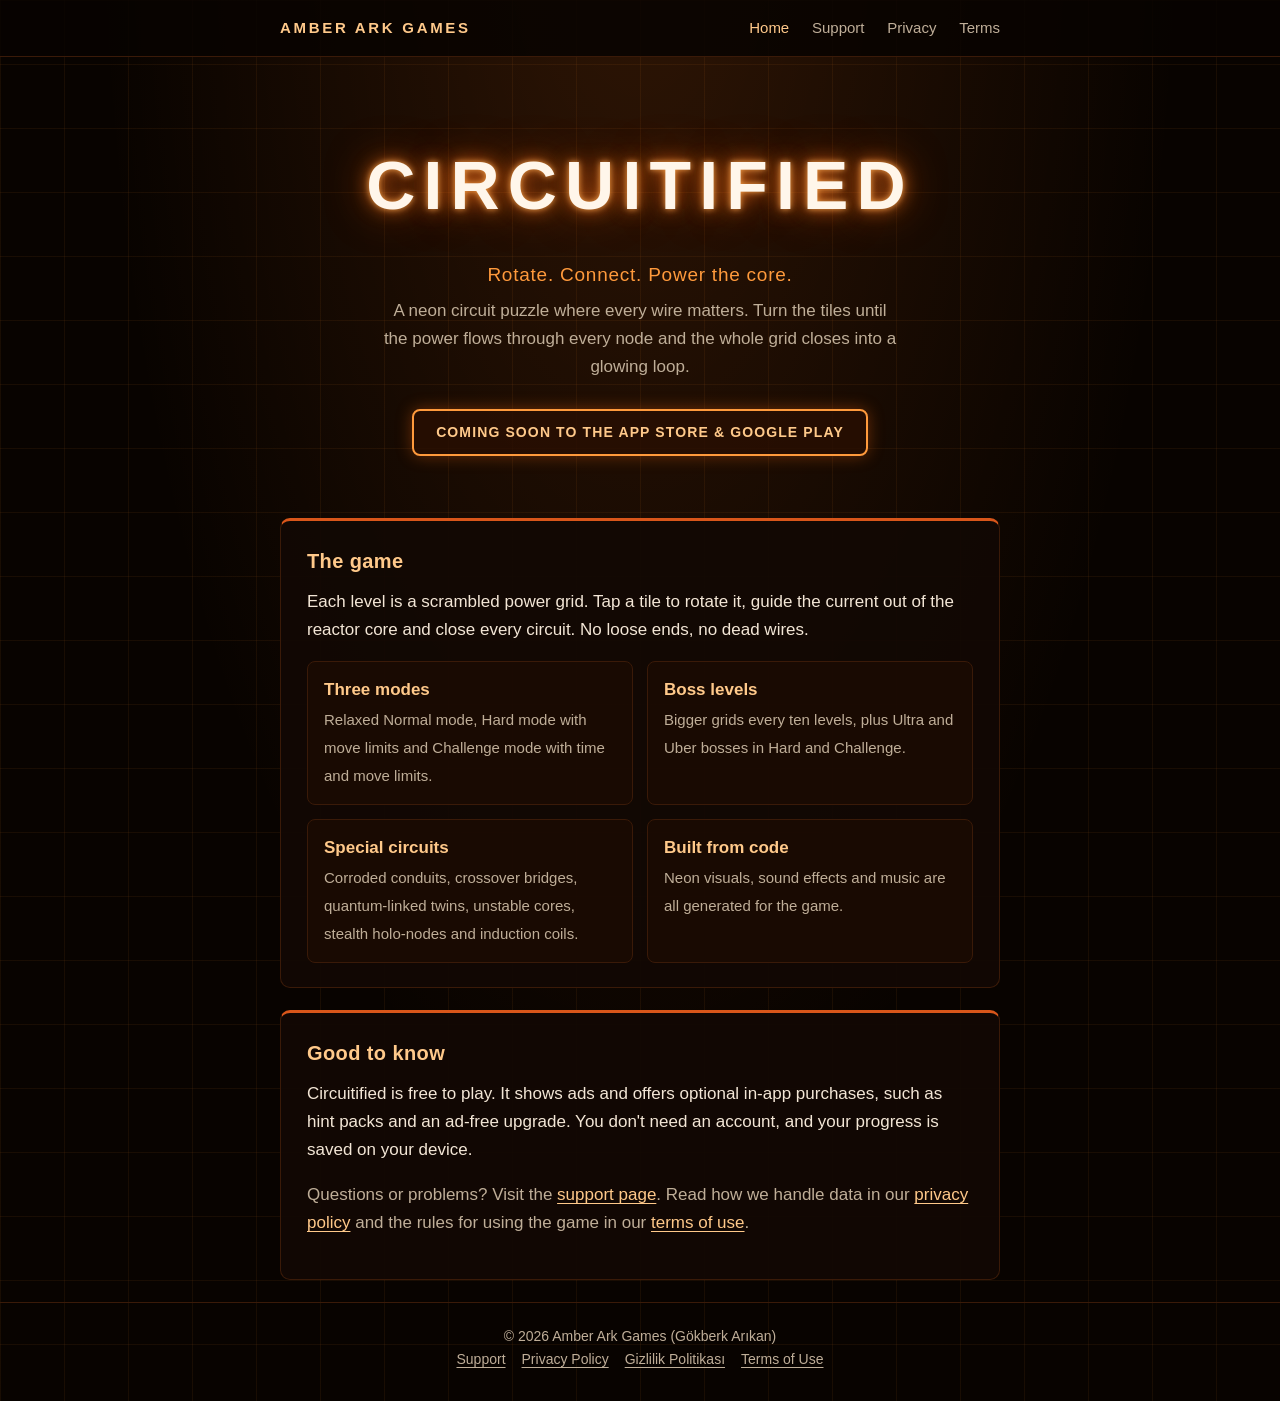
<file: index.html>
<!DOCTYPE html>
<html lang="en">
<head>
  <meta charset="utf-8">
  <meta name="viewport" content="width=device-width, initial-scale=1">
  <title>Circuitified — Amber Ark Games</title>
  <meta name="description" content="Circuitified is a neon circuit puzzle game for iPhone and Android by Amber Ark Games. Rotate the tiles, power the core and close every loop.">
  <link rel="stylesheet" href="style.css">
</head>
<body>
  <header class="site">
    <div class="wrap">
      <a class="brand" href="./">Amber Ark Games</a>
      <nav class="site">
        <a href="./" aria-current="page">Home</a>
        <a href="support.html">Support</a>
        <a href="privacy.html">Privacy</a>
        <a href="terms.html">Terms</a>
      </nav>
    </div>
  </header>

  <main class="wrap">
    <div class="hero">
      <p class="wordmark">Circuitified</p>
      <p class="tagline">Rotate. Connect. Power the core.</p>
      <p class="sub">A neon circuit puzzle where every wire matters. Turn the tiles until the power flows through every node and the whole grid closes into a glowing loop.</p>
      <span class="badge">Coming soon to the App Store &amp; Google Play</span>
    </div>

    <section class="card">
      <h2>The game</h2>
      <p>Each level is a scrambled power grid. Tap a tile to rotate it, guide the current out of the reactor core and close every circuit. No loose ends, no dead wires.</p>
      <div class="features">
        <div class="feature"><strong>Three modes</strong><span>Relaxed Normal mode, Hard mode with move limits and Challenge mode with time and move limits.</span></div>
        <div class="feature"><strong>Boss levels</strong><span>Bigger grids every ten levels, plus Ultra and Uber bosses in Hard and Challenge.</span></div>
        <div class="feature"><strong>Special circuits</strong><span>Corroded conduits, crossover bridges, quantum-linked twins, unstable cores, stealth holo-nodes and induction coils.</span></div>
        <div class="feature"><strong>Built from code</strong><span>Neon visuals, sound effects and music are all generated for the game.</span></div>
      </div>
    </section>

    <section class="card">
      <h2>Good to know</h2>
      <p>Circuitified is free to play. It shows ads and offers optional in-app purchases, such as hint packs and an ad-free upgrade. You don't need an account, and your progress is saved on your device.</p>
      <p class="muted">Questions or problems? Visit the <a href="support.html">support page</a>. Read how we handle data in our <a href="privacy.html">privacy policy</a> and the rules for using the game in our <a href="terms.html">terms of use</a>.</p>
    </section>
  </main>

  <footer class="site">
    <div class="wrap">
      &copy; 2026 Amber Ark Games (Gökberk Arıkan)
      <br><a href="support.html">Support</a><a href="privacy.html">Privacy Policy</a><a href="privacy-tr.html">Gizlilik Politikası</a><a href="terms.html">Terms of Use</a>
    </div>
  </footer>
</body>
</html>
</file>
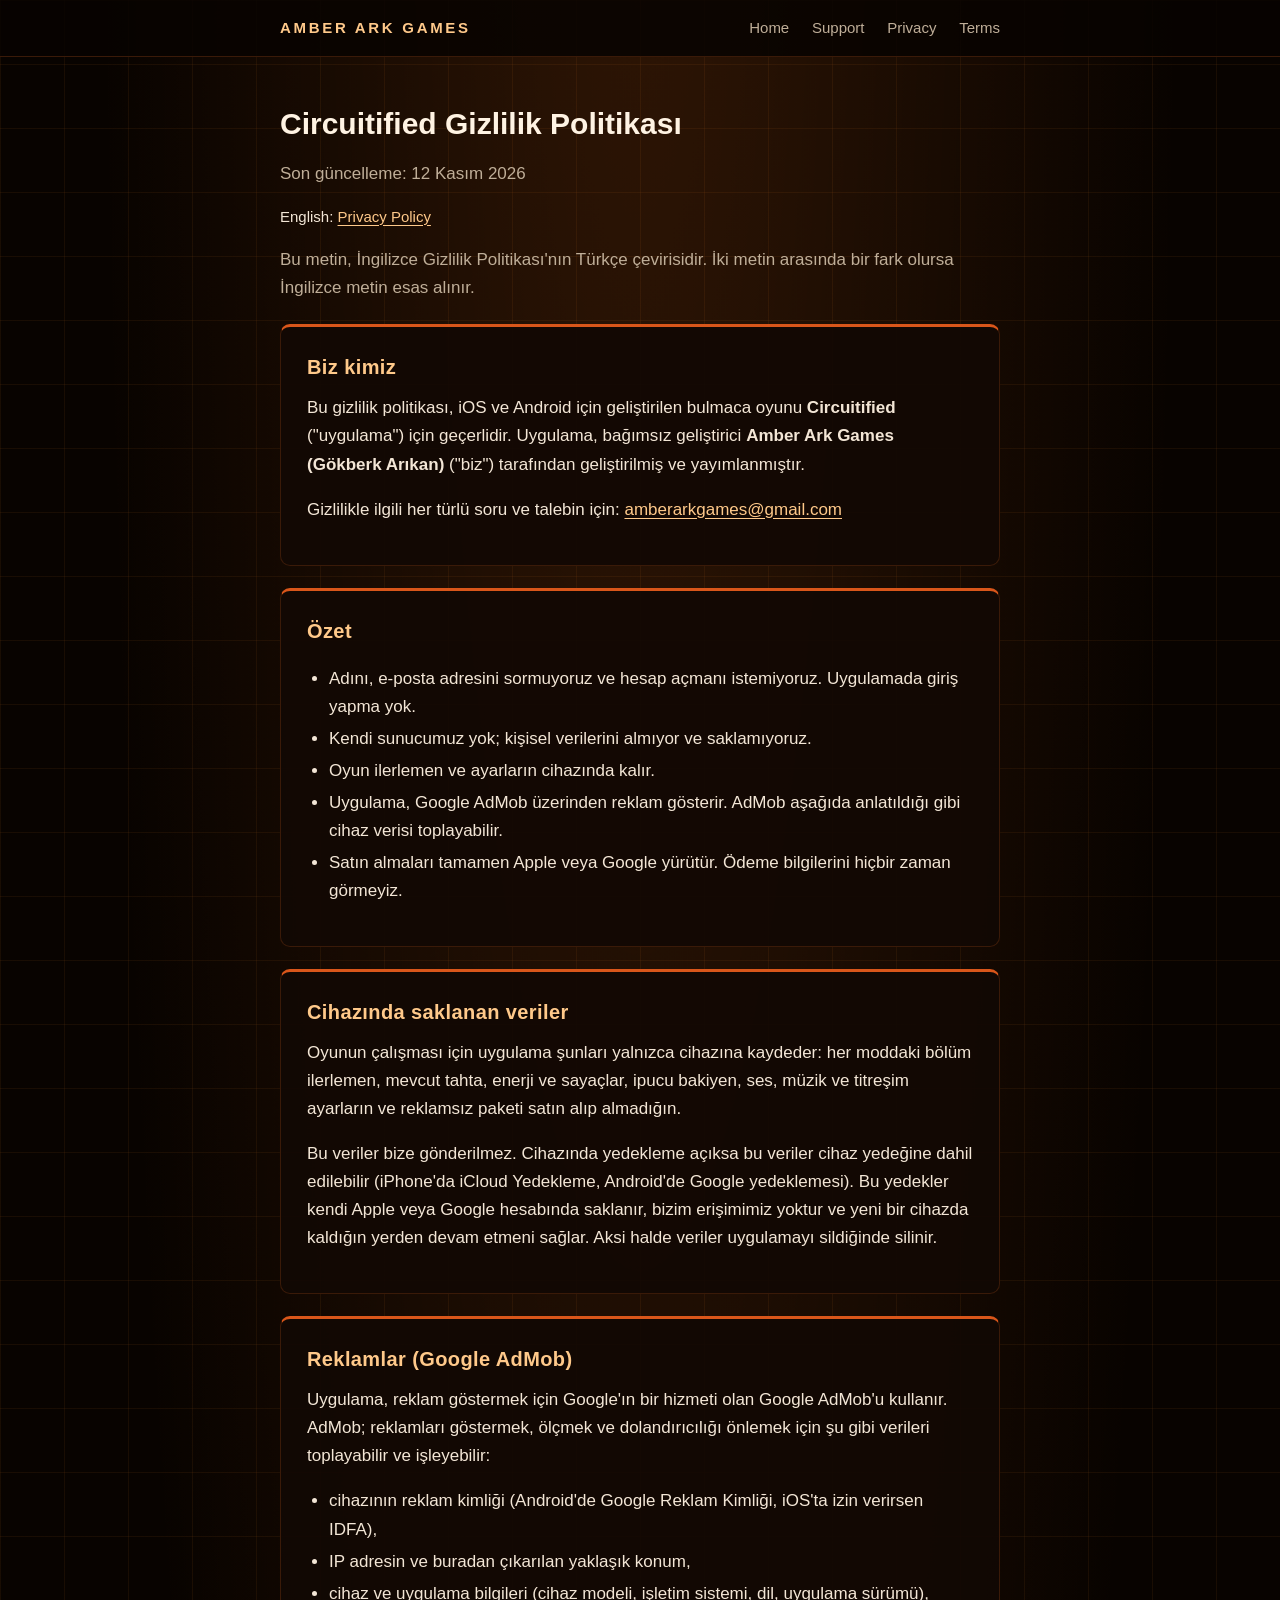
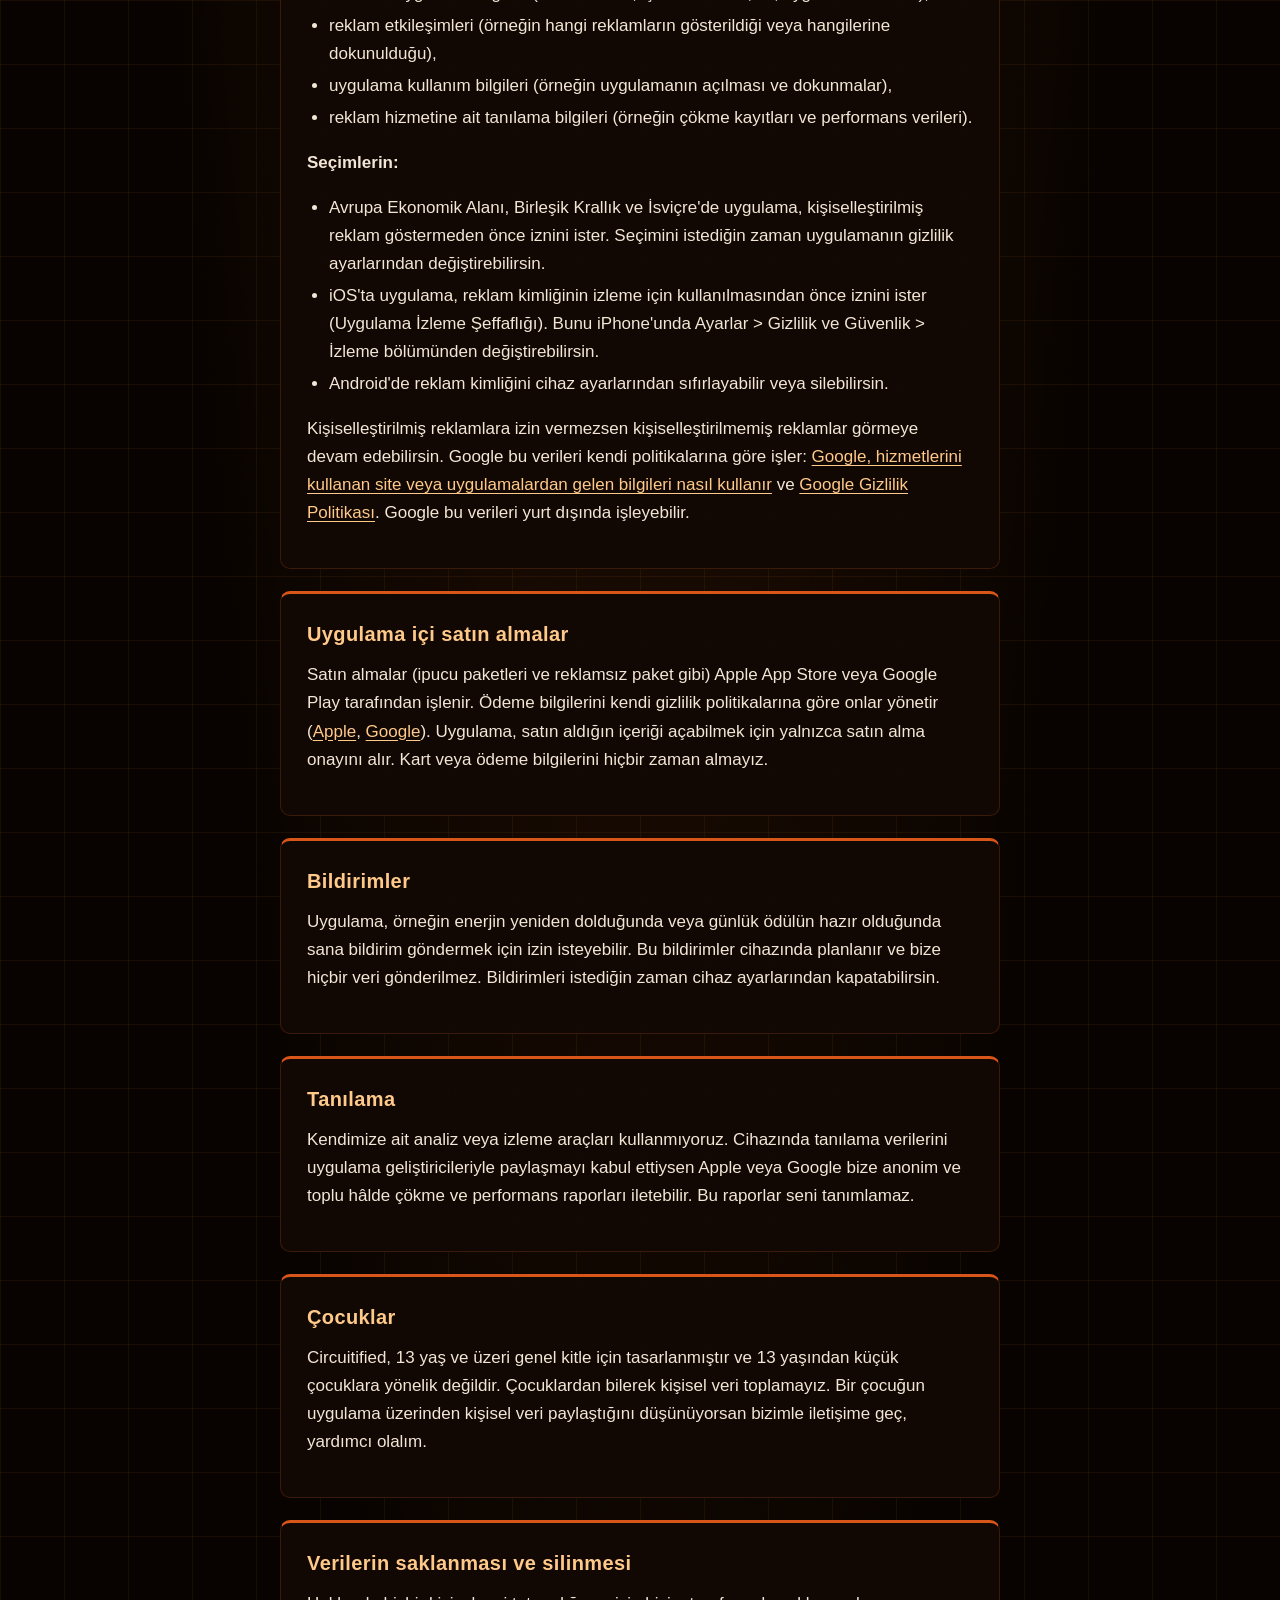
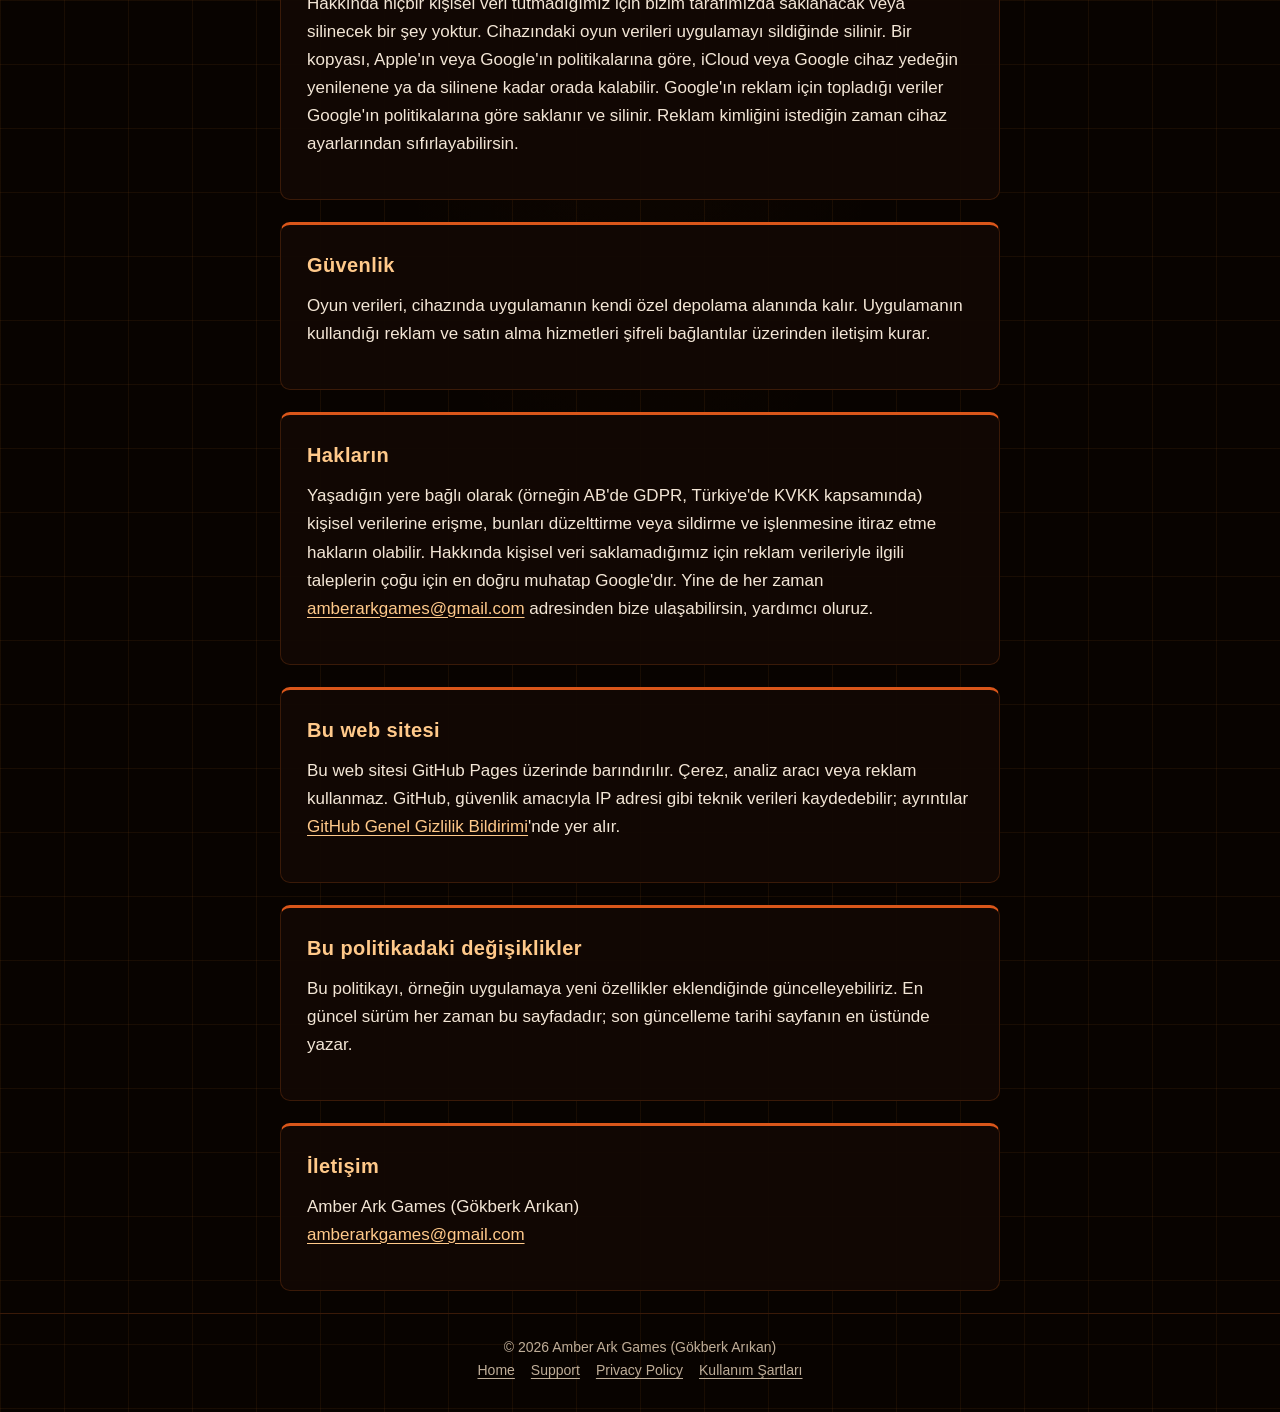
<file: privacy-tr.html>
<!DOCTYPE html>
<html lang="tr">
<head>
  <meta charset="utf-8">
  <meta name="viewport" content="width=device-width, initial-scale=1">
  <title>Gizlilik Politikası — Circuitified</title>
  <meta name="description" content="Amber Ark Games tarafından geliştirilen Circuitified mobil oyununun gizlilik politikası.">
  <link rel="stylesheet" href="style.css">
</head>
<body>
  <header class="site">
    <div class="wrap">
      <a class="brand" href="./">Amber Ark Games</a>
      <nav class="site">
        <a href="./">Home</a>
        <a href="support.html">Support</a>
        <a href="privacy.html">Privacy</a>
        <a href="terms.html">Terms</a>
      </nav>
    </div>
  </header>

  <main class="wrap">
    <h1>Circuitified Gizlilik Politikası</h1>
    <p class="muted">Son güncelleme: 12 Kasım 2026</p>
    <p class="lang-switch">English: <a href="privacy.html">Privacy Policy</a></p>
    <p class="muted">Bu metin, İngilizce Gizlilik Politikası'nın Türkçe çevirisidir. İki metin arasında bir fark olursa İngilizce metin esas alınır.</p>

    <section class="card">
      <h2>Biz kimiz</h2>
      <p>Bu gizlilik politikası, iOS ve Android için geliştirilen bulmaca oyunu <strong>Circuitified</strong> ("uygulama") için geçerlidir. Uygulama, bağımsız geliştirici <strong>Amber Ark Games (Gökberk Arıkan)</strong> ("biz") tarafından geliştirilmiş ve yayımlanmıştır.</p>
      <p>Gizlilikle ilgili her türlü soru ve talebin için: <a href="mailto:amberarkgames@gmail.com">amberarkgames@gmail.com</a></p>
    </section>

    <section class="card">
      <h2>Özet</h2>
      <ul>
        <li>Adını, e-posta adresini sormuyoruz ve hesap açmanı istemiyoruz. Uygulamada giriş yapma yok.</li>
        <li>Kendi sunucumuz yok; kişisel verilerini almıyor ve saklamıyoruz.</li>
        <li>Oyun ilerlemen ve ayarların cihazında kalır.</li>
        <li>Uygulama, Google AdMob üzerinden reklam gösterir. AdMob aşağıda anlatıldığı gibi cihaz verisi toplayabilir.</li>
        <li>Satın almaları tamamen Apple veya Google yürütür. Ödeme bilgilerini hiçbir zaman görmeyiz.</li>
      </ul>
    </section>

    <section class="card">
      <h2>Cihazında saklanan veriler</h2>
      <p>Oyunun çalışması için uygulama şunları yalnızca cihazına kaydeder: her moddaki bölüm ilerlemen, mevcut tahta, enerji ve sayaçlar, ipucu bakiyen, ses, müzik ve titreşim ayarların ve reklamsız paketi satın alıp almadığın.</p>
      <!-- 12 Kasım 2026: cihaz yedeklemesi (iCloud / Android yedeklemesi) eklendi -->
      <p>Bu veriler bize gönderilmez. Cihazında yedekleme açıksa bu veriler cihaz yedeğine dahil edilebilir (iPhone'da iCloud Yedekleme, Android'de Google yedeklemesi). Bu yedekler kendi Apple veya Google hesabında saklanır, bizim erişimimiz yoktur ve yeni bir cihazda kaldığın yerden devam etmeni sağlar. Aksi halde veriler uygulamayı sildiğinde silinir.</p>
    </section>

    <section class="card">
      <h2>Reklamlar (Google AdMob)</h2>
      <p>Uygulama, reklam göstermek için Google'ın bir hizmeti olan Google AdMob'u kullanır. AdMob; reklamları göstermek, ölçmek ve dolandırıcılığı önlemek için şu gibi verileri toplayabilir ve işleyebilir:</p>
      <ul>
        <li>cihazının reklam kimliği (Android'de Google Reklam Kimliği, iOS'ta izin verirsen IDFA),</li>
        <li>IP adresin ve buradan çıkarılan yaklaşık konum,</li>
        <li>cihaz ve uygulama bilgileri (cihaz modeli, işletim sistemi, dil, uygulama sürümü),</li>
        <li>reklam etkileşimleri (örneğin hangi reklamların gösterildiği veya hangilerine dokunulduğu),</li>
        <!-- 10 Kasım 2026: App Store gizlilik beyanıyla uyum için eklendi -->
        <li>uygulama kullanım bilgileri (örneğin uygulamanın açılması ve dokunmalar),</li>
        <li>reklam hizmetine ait tanılama bilgileri (örneğin çökme kayıtları ve performans verileri).</li>
      </ul>
      <p><strong>Seçimlerin:</strong></p>
      <ul>
        <li>Avrupa Ekonomik Alanı, Birleşik Krallık ve İsviçre'de uygulama, kişiselleştirilmiş reklam göstermeden önce iznini ister. Seçimini istediğin zaman uygulamanın gizlilik ayarlarından değiştirebilirsin.</li>
        <li>iOS'ta uygulama, reklam kimliğinin izleme için kullanılmasından önce iznini ister (Uygulama İzleme Şeffaflığı). Bunu iPhone'unda Ayarlar &gt; Gizlilik ve Güvenlik &gt; İzleme bölümünden değiştirebilirsin.</li>
        <li>Android'de reklam kimliğini cihaz ayarlarından sıfırlayabilir veya silebilirsin.</li>
      </ul>
      <p>Kişiselleştirilmiş reklamlara izin vermezsen kişiselleştirilmemiş reklamlar görmeye devam edebilirsin. Google bu verileri kendi politikalarına göre işler: <a href="https://policies.google.com/technologies/partner-sites?hl=tr">Google, hizmetlerini kullanan site veya uygulamalardan gelen bilgileri nasıl kullanır</a> ve <a href="https://policies.google.com/privacy?hl=tr">Google Gizlilik Politikası</a>. Google bu verileri yurt dışında işleyebilir.</p>
    </section>

    <section class="card">
      <h2>Uygulama içi satın almalar</h2>
      <p>Satın almalar (ipucu paketleri ve reklamsız paket gibi) Apple App Store veya Google Play tarafından işlenir. Ödeme bilgilerini kendi gizlilik politikalarına göre onlar yönetir (<a href="https://www.apple.com/tr/legal/privacy/">Apple</a>, <a href="https://policies.google.com/privacy?hl=tr">Google</a>). Uygulama, satın aldığın içeriği açabilmek için yalnızca satın alma onayını alır. Kart veya ödeme bilgilerini hiçbir zaman almayız.</p>
    </section>

    <section class="card">
      <h2>Bildirimler</h2>
      <!-- 10 Kasım 2026: günlük hatırlatma bildirimi eklendi -->
      <p>Uygulama, örneğin enerjin yeniden dolduğunda veya günlük ödülün hazır olduğunda sana bildirim göndermek için izin isteyebilir. Bu bildirimler cihazında planlanır ve bize hiçbir veri gönderilmez. Bildirimleri istediğin zaman cihaz ayarlarından kapatabilirsin.</p>
    </section>

    <section class="card">
      <h2>Tanılama</h2>
      <p>Kendimize ait analiz veya izleme araçları kullanmıyoruz. Cihazında tanılama verilerini uygulama geliştiricileriyle paylaşmayı kabul ettiysen Apple veya Google bize anonim ve toplu hâlde çökme ve performans raporları iletebilir. Bu raporlar seni tanımlamaz.</p>
    </section>

    <section class="card">
      <h2>Çocuklar</h2>
      <p>Circuitified, 13 yaş ve üzeri genel kitle için tasarlanmıştır ve 13 yaşından küçük çocuklara yönelik değildir. Çocuklardan bilerek kişisel veri toplamayız. Bir çocuğun uygulama üzerinden kişisel veri paylaştığını düşünüyorsan bizimle iletişime geç, yardımcı olalım.</p>
    </section>

    <section class="card">
      <h2>Verilerin saklanması ve silinmesi</h2>
      <p>Hakkında hiçbir kişisel veri tutmadığımız için bizim tarafımızda saklanacak veya silinecek bir şey yoktur. Cihazındaki oyun verileri uygulamayı sildiğinde silinir. Bir kopyası, Apple'ın veya Google'ın politikalarına göre, iCloud veya Google cihaz yedeğin yenilenene ya da silinene kadar orada kalabilir. Google'ın reklam için topladığı veriler Google'ın politikalarına göre saklanır ve silinir. Reklam kimliğini istediğin zaman cihaz ayarlarından sıfırlayabilirsin.</p>
    </section>

    <section class="card">
      <h2>Güvenlik</h2>
      <p>Oyun verileri, cihazında uygulamanın kendi özel depolama alanında kalır. Uygulamanın kullandığı reklam ve satın alma hizmetleri şifreli bağlantılar üzerinden iletişim kurar.</p>
    </section>

    <section class="card">
      <h2>Hakların</h2>
      <p>Yaşadığın yere bağlı olarak (örneğin AB'de GDPR, Türkiye'de KVKK kapsamında) kişisel verilerine erişme, bunları düzelttirme veya sildirme ve işlenmesine itiraz etme hakların olabilir. Hakkında kişisel veri saklamadığımız için reklam verileriyle ilgili taleplerin çoğu için en doğru muhatap Google'dır. Yine de her zaman <a href="mailto:amberarkgames@gmail.com">amberarkgames@gmail.com</a> adresinden bize ulaşabilirsin, yardımcı oluruz.</p>
    </section>

    <section class="card">
      <h2>Bu web sitesi</h2>
      <p>Bu web sitesi GitHub Pages üzerinde barındırılır. Çerez, analiz aracı veya reklam kullanmaz. GitHub, güvenlik amacıyla IP adresi gibi teknik verileri kaydedebilir; ayrıntılar <a href="https://docs.github.com/en/site-policy/privacy-policies/github-general-privacy-statement">GitHub Genel Gizlilik Bildirimi</a>'nde yer alır.</p>
    </section>

    <section class="card">
      <h2>Bu politikadaki değişiklikler</h2>
      <p>Bu politikayı, örneğin uygulamaya yeni özellikler eklendiğinde güncelleyebiliriz. En güncel sürüm her zaman bu sayfadadır; son güncelleme tarihi sayfanın en üstünde yazar.</p>
    </section>

    <section class="card">
      <h2>İletişim</h2>
      <p>Amber Ark Games (Gökberk Arıkan)<br><a href="mailto:amberarkgames@gmail.com">amberarkgames@gmail.com</a></p>
    </section>
  </main>

  <footer class="site">
    <div class="wrap">
      &copy; 2026 Amber Ark Games (Gökberk Arıkan)
      <br><a href="./">Home</a><a href="support.html">Support</a><a href="privacy.html">Privacy Policy</a><a href="terms-tr.html">Kullanım Şartları</a>
    </div>
  </footer>
</body>
</html>
</file>
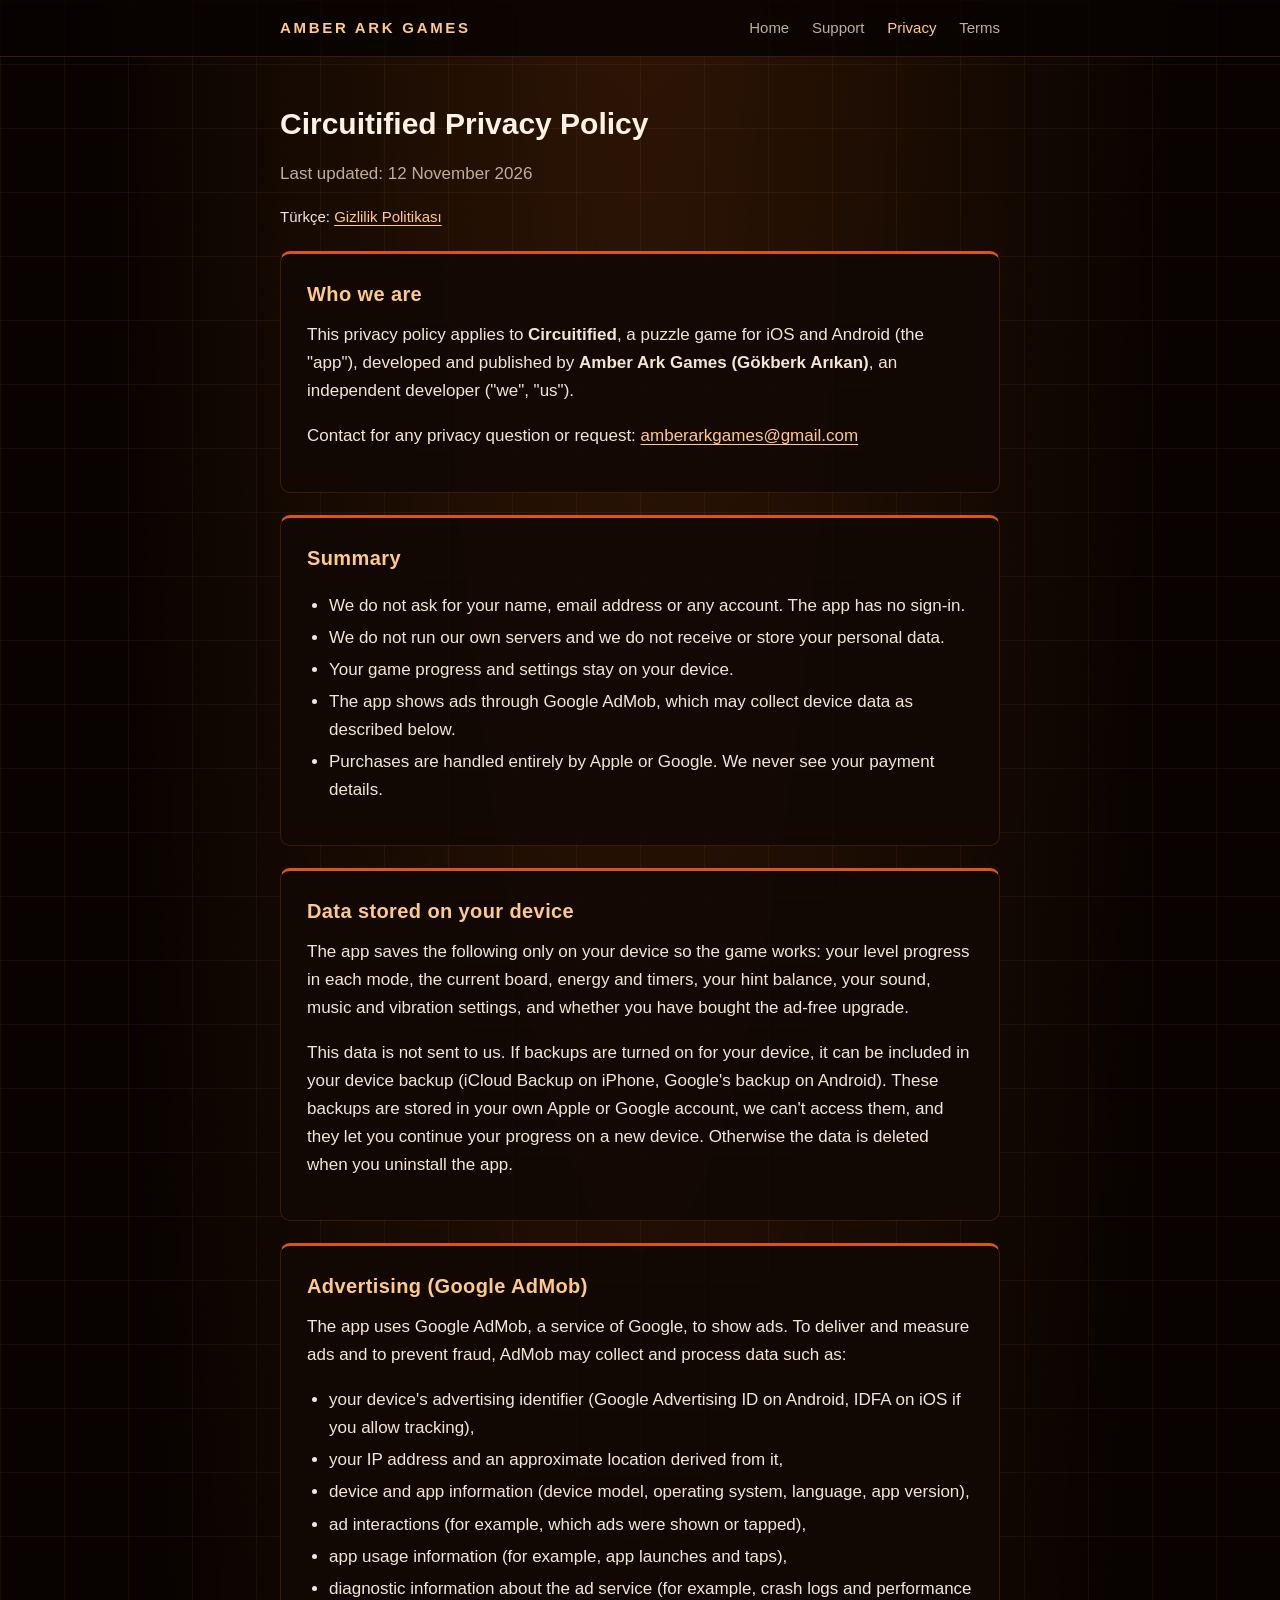
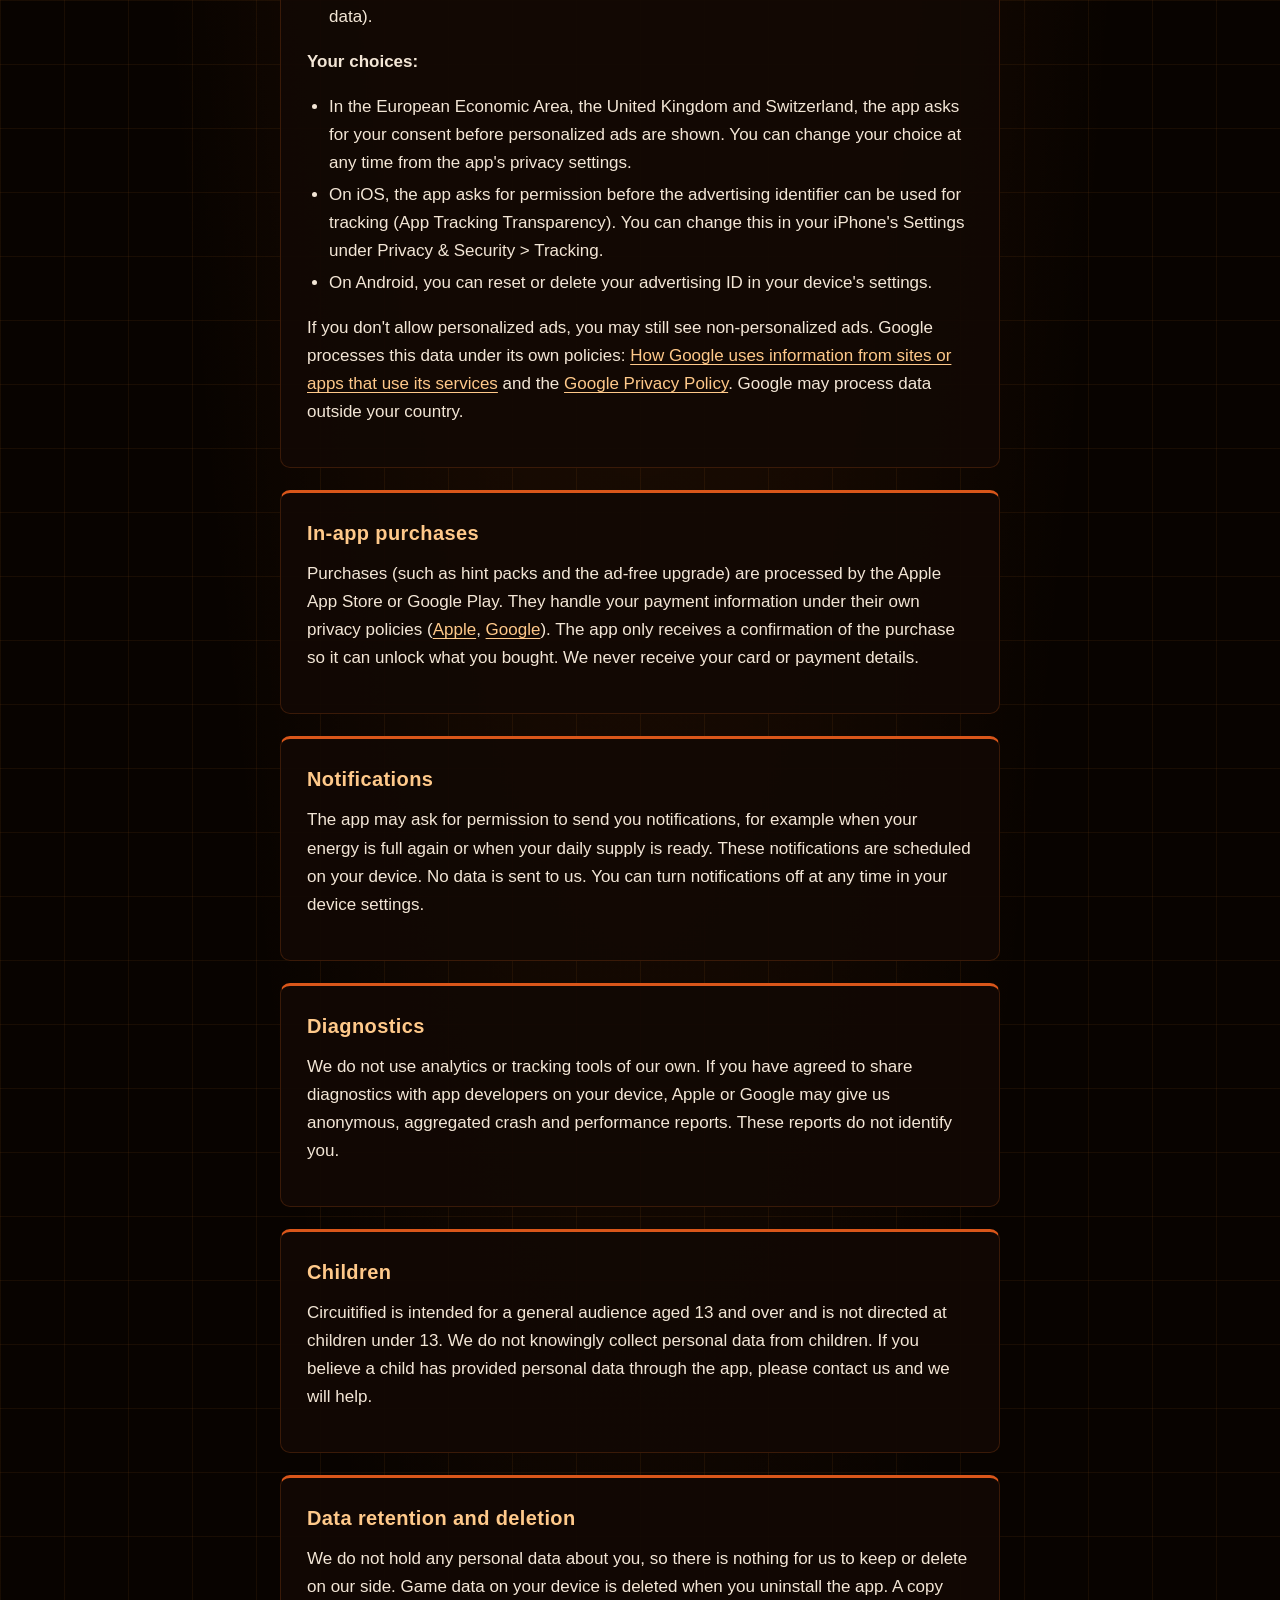
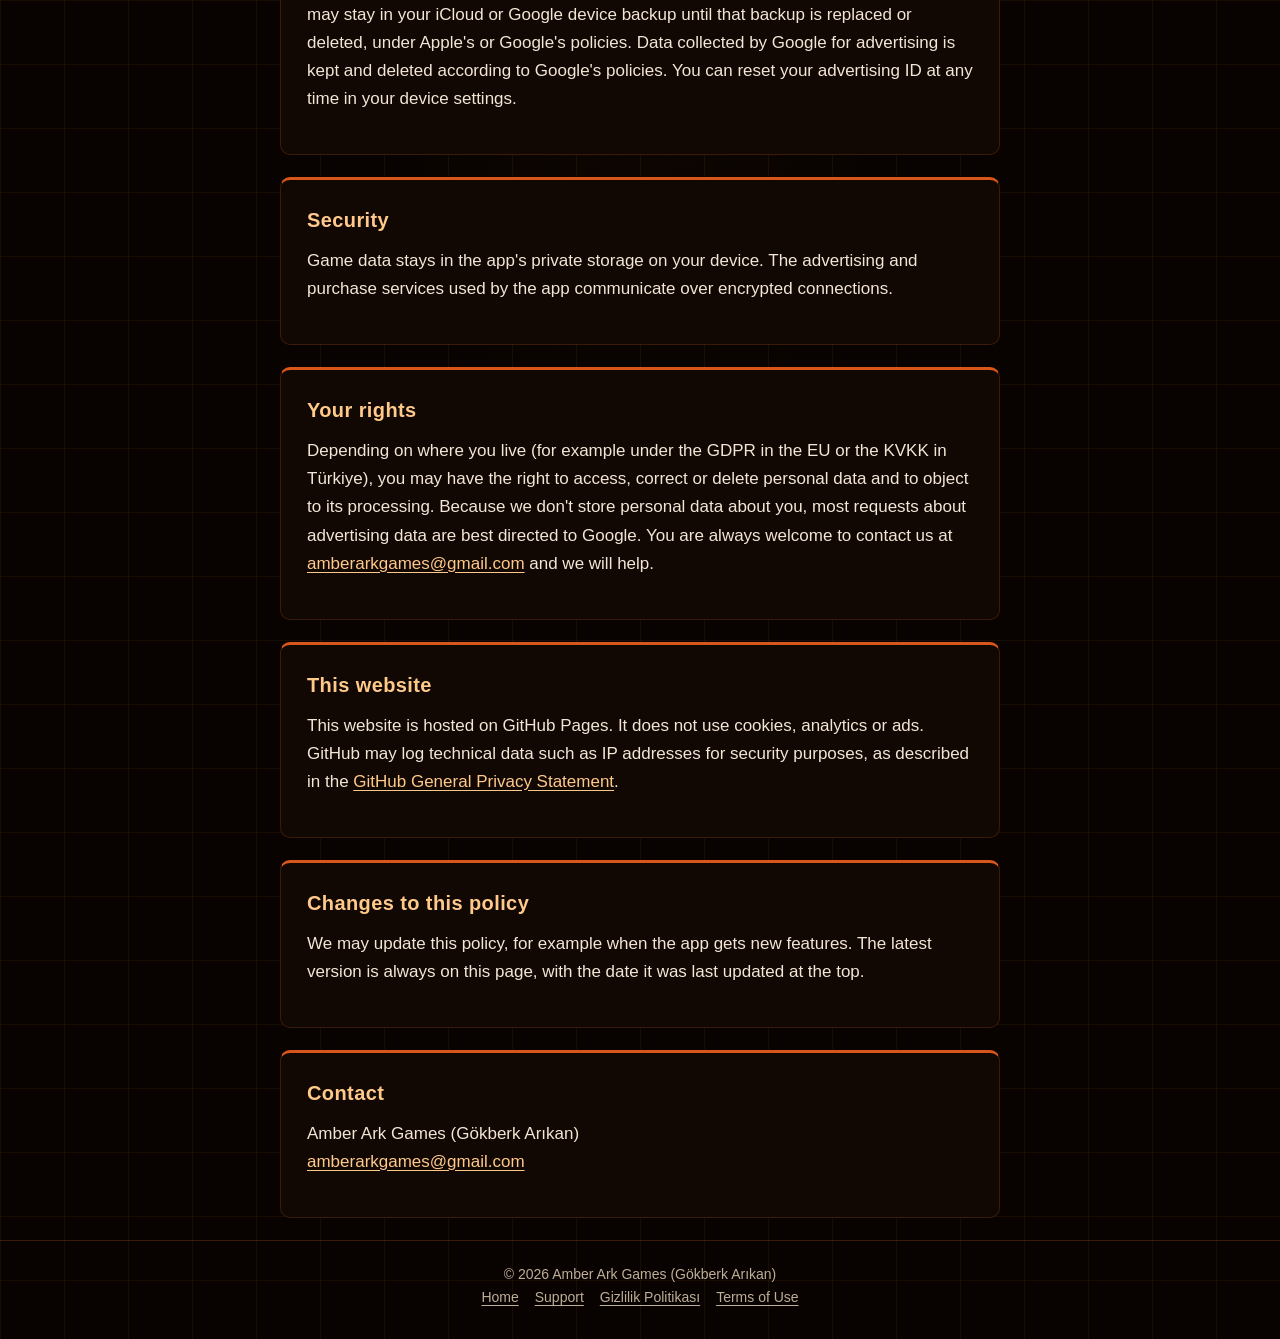
<file: privacy.html>
<!DOCTYPE html>
<html lang="en">
<head>
  <meta charset="utf-8">
  <meta name="viewport" content="width=device-width, initial-scale=1">
  <title>Privacy Policy — Circuitified</title>
  <meta name="description" content="Privacy policy for the Circuitified mobile game by Amber Ark Games.">
  <link rel="stylesheet" href="style.css">
</head>
<body>
  <header class="site">
    <div class="wrap">
      <a class="brand" href="./">Amber Ark Games</a>
      <nav class="site">
        <a href="./">Home</a>
        <a href="support.html">Support</a>
        <a href="privacy.html" aria-current="page">Privacy</a>
        <a href="terms.html">Terms</a>
      </nav>
    </div>
  </header>

  <main class="wrap">
    <h1>Circuitified Privacy Policy</h1>
    <p class="muted">Last updated: 12 November 2026</p>
    <p class="lang-switch">Türkçe: <a href="privacy-tr.html">Gizlilik Politikası</a></p>

    <section class="card">
      <h2>Who we are</h2>
      <p>This privacy policy applies to <strong>Circuitified</strong>, a puzzle game for iOS and Android (the "app"), developed and published by <strong>Amber Ark Games (Gökberk Arıkan)</strong>, an independent developer ("we", "us").</p>
      <p>Contact for any privacy question or request: <a href="mailto:amberarkgames@gmail.com">amberarkgames@gmail.com</a></p>
    </section>

    <section class="card">
      <h2>Summary</h2>
      <ul>
        <li>We do not ask for your name, email address or any account. The app has no sign-in.</li>
        <li>We do not run our own servers and we do not receive or store your personal data.</li>
        <li>Your game progress and settings stay on your device.</li>
        <li>The app shows ads through Google AdMob, which may collect device data as described below.</li>
        <li>Purchases are handled entirely by Apple or Google. We never see your payment details.</li>
      </ul>
    </section>

    <section class="card">
      <h2>Data stored on your device</h2>
      <p>The app saves the following only on your device so the game works: your level progress in each mode, the current board, energy and timers, your hint balance, your sound, music and vibration settings, and whether you have bought the ad-free upgrade.</p>
      <!-- 12 Kasım 2026: cihaz yedeklemesi (iCloud / Android yedeklemesi) eklendi -->
      <p>This data is not sent to us. If backups are turned on for your device, it can be included in your device backup (iCloud Backup on iPhone, Google's backup on Android). These backups are stored in your own Apple or Google account, we can't access them, and they let you continue your progress on a new device. Otherwise the data is deleted when you uninstall the app.</p>
    </section>

    <section class="card">
      <h2>Advertising (Google AdMob)</h2>
      <p>The app uses Google AdMob, a service of Google, to show ads. To deliver and measure ads and to prevent fraud, AdMob may collect and process data such as:</p>
      <ul>
        <li>your device's advertising identifier (Google Advertising ID on Android, IDFA on iOS if you allow tracking),</li>
        <li>your IP address and an approximate location derived from it,</li>
        <li>device and app information (device model, operating system, language, app version),</li>
        <li>ad interactions (for example, which ads were shown or tapped),</li>
        <!-- 10 Kasım 2026: App Store gizlilik beyanıyla uyum için eklendi -->
        <li>app usage information (for example, app launches and taps),</li>
        <li>diagnostic information about the ad service (for example, crash logs and performance data).</li>
      </ul>
      <p><strong>Your choices:</strong></p>
      <ul>
        <li>In the European Economic Area, the United Kingdom and Switzerland, the app asks for your consent before personalized ads are shown. You can change your choice at any time from the app's privacy settings.</li>
        <li>On iOS, the app asks for permission before the advertising identifier can be used for tracking (App Tracking Transparency). You can change this in your iPhone's Settings under Privacy &amp; Security &gt; Tracking.</li>
        <li>On Android, you can reset or delete your advertising ID in your device's settings.</li>
      </ul>
      <p>If you don't allow personalized ads, you may still see non-personalized ads. Google processes this data under its own policies: <a href="https://policies.google.com/technologies/partner-sites">How Google uses information from sites or apps that use its services</a> and the <a href="https://policies.google.com/privacy">Google Privacy Policy</a>. Google may process data outside your country.</p>
    </section>

    <section class="card">
      <h2>In-app purchases</h2>
      <p>Purchases (such as hint packs and the ad-free upgrade) are processed by the Apple App Store or Google Play. They handle your payment information under their own privacy policies (<a href="https://www.apple.com/legal/privacy/">Apple</a>, <a href="https://policies.google.com/privacy">Google</a>). The app only receives a confirmation of the purchase so it can unlock what you bought. We never receive your card or payment details.</p>
    </section>

    <section class="card">
      <h2>Notifications</h2>
      <!-- 10 Kasım 2026: günlük hatırlatma bildirimi eklendi -->
      <p>The app may ask for permission to send you notifications, for example when your energy is full again or when your daily supply is ready. These notifications are scheduled on your device. No data is sent to us. You can turn notifications off at any time in your device settings.</p>
    </section>

    <section class="card">
      <h2>Diagnostics</h2>
      <p>We do not use analytics or tracking tools of our own. If you have agreed to share diagnostics with app developers on your device, Apple or Google may give us anonymous, aggregated crash and performance reports. These reports do not identify you.</p>
    </section>

    <section class="card">
      <h2>Children</h2>
      <p>Circuitified is intended for a general audience aged 13 and over and is not directed at children under 13. We do not knowingly collect personal data from children. If you believe a child has provided personal data through the app, please contact us and we will help.</p>
    </section>

    <section class="card">
      <h2>Data retention and deletion</h2>
      <p>We do not hold any personal data about you, so there is nothing for us to keep or delete on our side. Game data on your device is deleted when you uninstall the app. A copy may stay in your iCloud or Google device backup until that backup is replaced or deleted, under Apple's or Google's policies. Data collected by Google for advertising is kept and deleted according to Google's policies. You can reset your advertising ID at any time in your device settings.</p>
    </section>

    <section class="card">
      <h2>Security</h2>
      <p>Game data stays in the app's private storage on your device. The advertising and purchase services used by the app communicate over encrypted connections.</p>
    </section>

    <section class="card">
      <h2>Your rights</h2>
      <p>Depending on where you live (for example under the GDPR in the EU or the KVKK in Türkiye), you may have the right to access, correct or delete personal data and to object to its processing. Because we don't store personal data about you, most requests about advertising data are best directed to Google. You are always welcome to contact us at <a href="mailto:amberarkgames@gmail.com">amberarkgames@gmail.com</a> and we will help.</p>
    </section>

    <section class="card">
      <h2>This website</h2>
      <p>This website is hosted on GitHub Pages. It does not use cookies, analytics or ads. GitHub may log technical data such as IP addresses for security purposes, as described in the <a href="https://docs.github.com/en/site-policy/privacy-policies/github-general-privacy-statement">GitHub General Privacy Statement</a>.</p>
    </section>

    <section class="card">
      <h2>Changes to this policy</h2>
      <p>We may update this policy, for example when the app gets new features. The latest version is always on this page, with the date it was last updated at the top.</p>
    </section>

    <section class="card">
      <h2>Contact</h2>
      <p>Amber Ark Games (Gökberk Arıkan)<br><a href="mailto:amberarkgames@gmail.com">amberarkgames@gmail.com</a></p>
    </section>
  </main>

  <footer class="site">
    <div class="wrap">
      &copy; 2026 Amber Ark Games (Gökberk Arıkan)
      <br><a href="./">Home</a><a href="support.html">Support</a><a href="privacy-tr.html">Gizlilik Politikası</a><a href="terms.html">Terms of Use</a>
    </div>
  </footer>
</body>
</html>
</file>
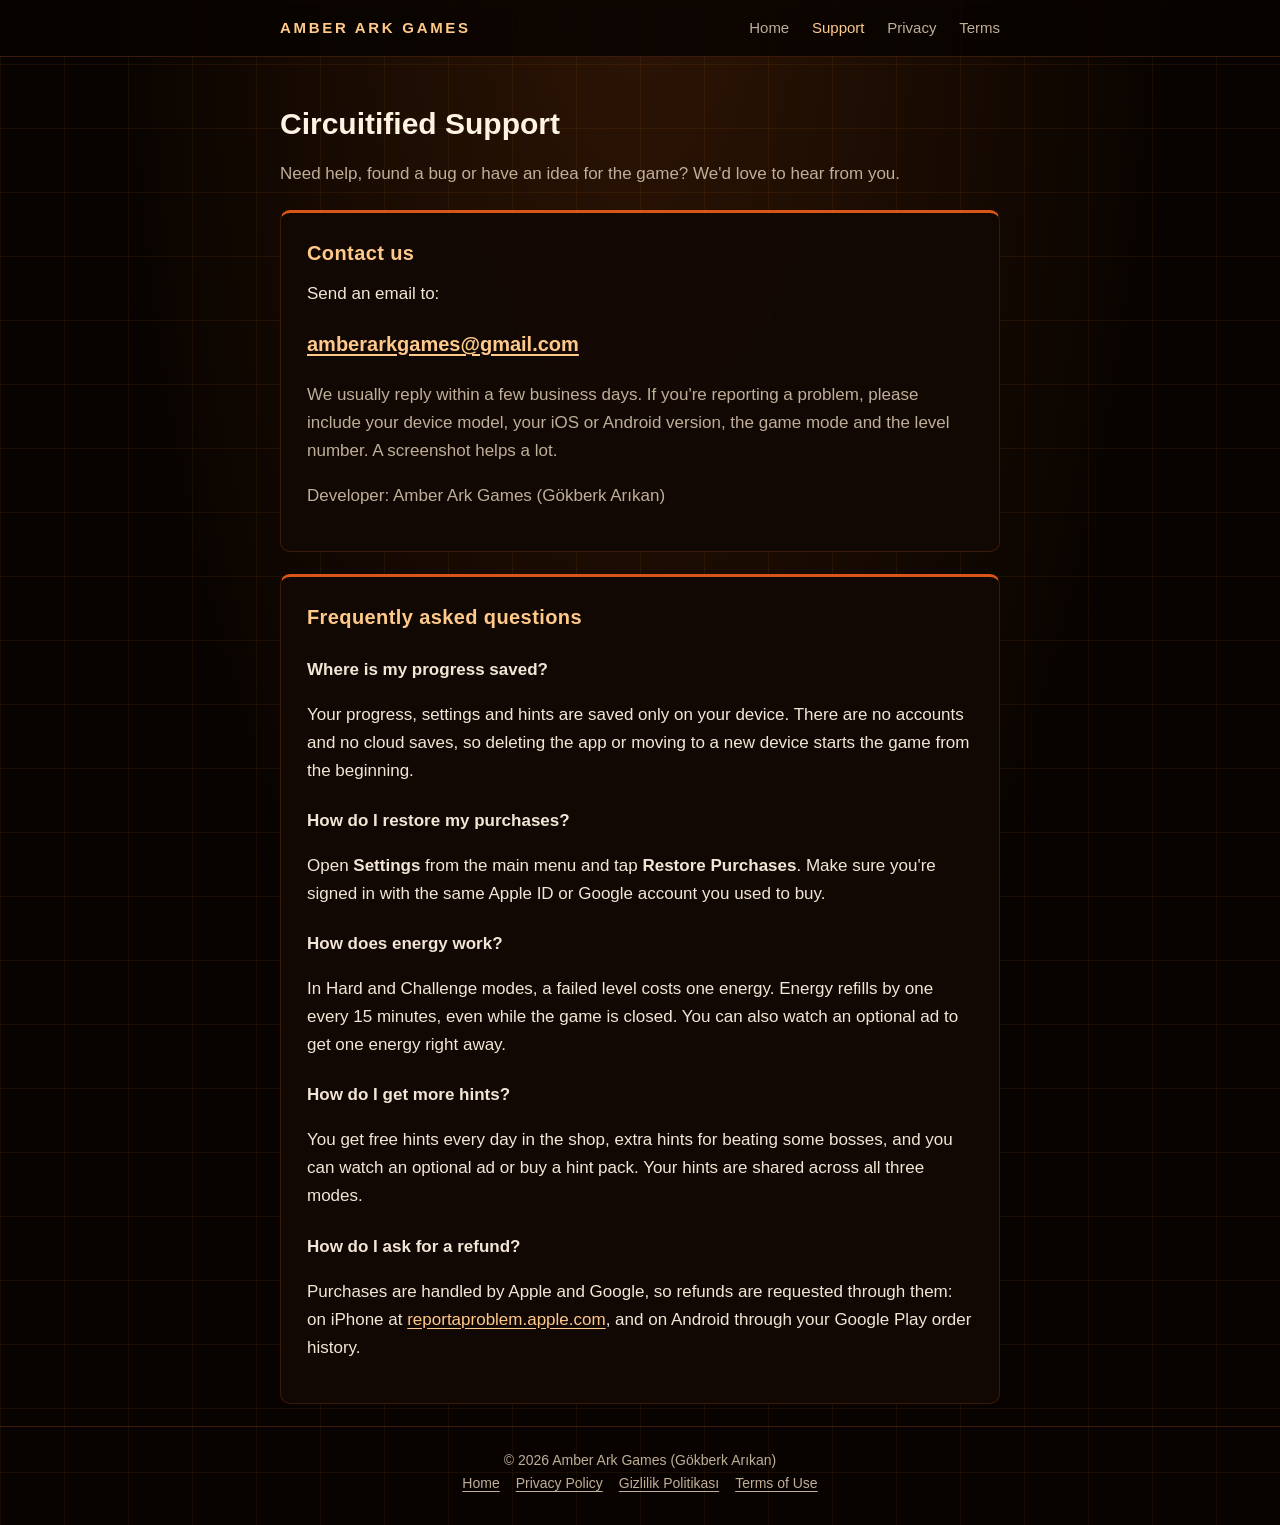
<file: support.html>
<!DOCTYPE html>
<html lang="en">
<head>
  <meta charset="utf-8">
  <meta name="viewport" content="width=device-width, initial-scale=1">
  <title>Support — Circuitified</title>
  <meta name="description" content="Support and contact for the Circuitified puzzle game by Amber Ark Games.">
  <link rel="stylesheet" href="style.css">
</head>
<body>
  <header class="site">
    <div class="wrap">
      <a class="brand" href="./">Amber Ark Games</a>
      <nav class="site">
        <a href="./">Home</a>
        <a href="support.html" aria-current="page">Support</a>
        <a href="privacy.html">Privacy</a>
        <a href="terms.html">Terms</a>
      </nav>
    </div>
  </header>

  <main class="wrap">
    <h1>Circuitified Support</h1>
    <p class="muted">Need help, found a bug or have an idea for the game? We'd love to hear from you.</p>

    <section class="card">
      <h2>Contact us</h2>
      <p>Send an email to:</p>
      <p class="contact"><a href="mailto:amberarkgames@gmail.com?subject=Circuitified%20support">amberarkgames@gmail.com</a></p>
      <p class="muted">We usually reply within a few business days. If you're reporting a problem, please include your device model, your iOS or Android version, the game mode and the level number. A screenshot helps a lot.</p>
      <p class="muted">Developer: Amber Ark Games (Gökberk Arıkan)</p>
    </section>

    <section class="card">
      <h2>Frequently asked questions</h2>

      <h3>Where is my progress saved?</h3>
      <p>Your progress, settings and hints are saved only on your device. There are no accounts and no cloud saves, so deleting the app or moving to a new device starts the game from the beginning.</p>

      <h3>How do I restore my purchases?</h3>
      <p>Open <strong>Settings</strong> from the main menu and tap <strong>Restore Purchases</strong>. Make sure you're signed in with the same Apple ID or Google account you used to buy.</p>

      <h3>How does energy work?</h3>
      <p>In Hard and Challenge modes, a failed level costs one energy. Energy refills by one every 15 minutes, even while the game is closed. You can also watch an optional ad to get one energy right away.</p>

      <h3>How do I get more hints?</h3>
      <p>You get free hints every day in the shop, extra hints for beating some bosses, and you can watch an optional ad or buy a hint pack. Your hints are shared across all three modes.</p>

      <h3>How do I ask for a refund?</h3>
      <p>Purchases are handled by Apple and Google, so refunds are requested through them: on iPhone at <a href="https://reportaproblem.apple.com">reportaproblem.apple.com</a>, and on Android through your Google Play order history.</p>
    </section>
  </main>

  <footer class="site">
    <div class="wrap">
      &copy; 2026 Amber Ark Games (Gökberk Arıkan)
      <br><a href="./">Home</a><a href="privacy.html">Privacy Policy</a><a href="privacy-tr.html">Gizlilik Politikası</a><a href="terms.html">Terms of Use</a>
    </div>
  </footer>
</body>
</html>
</file>
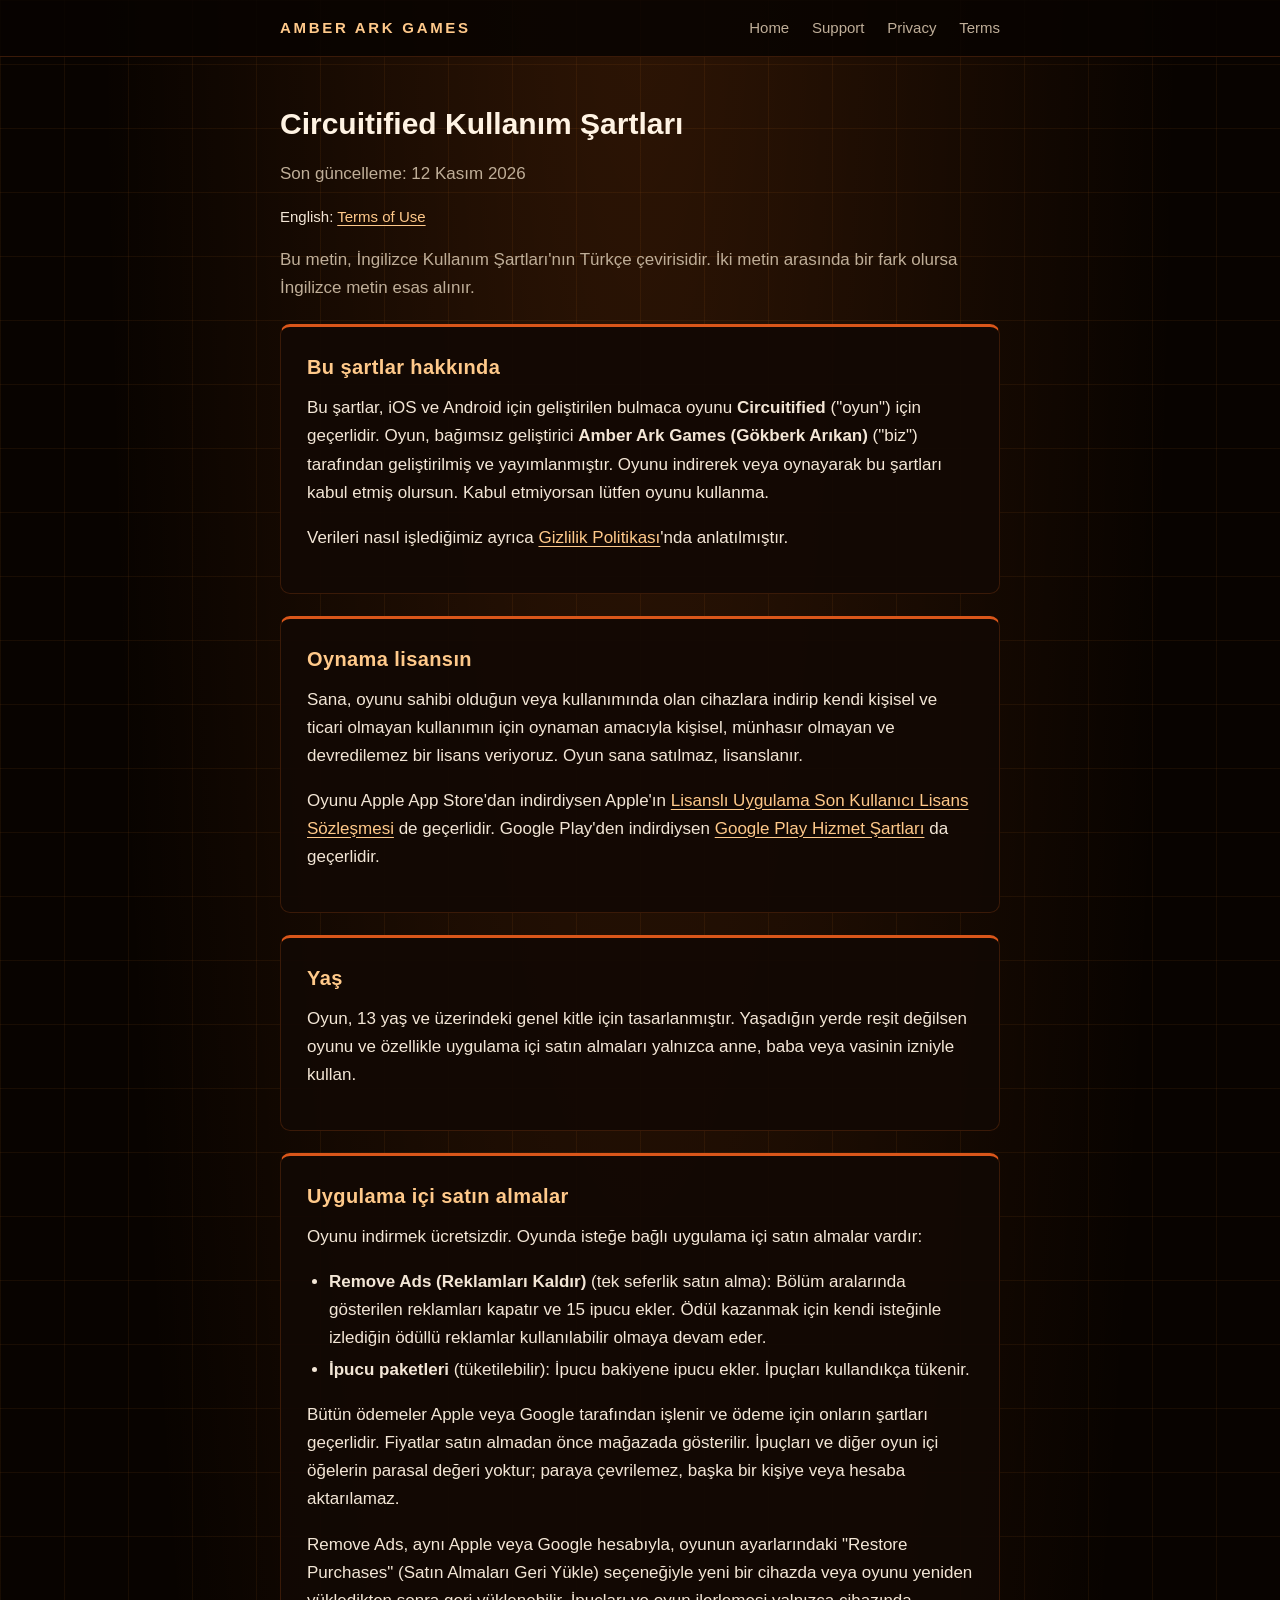
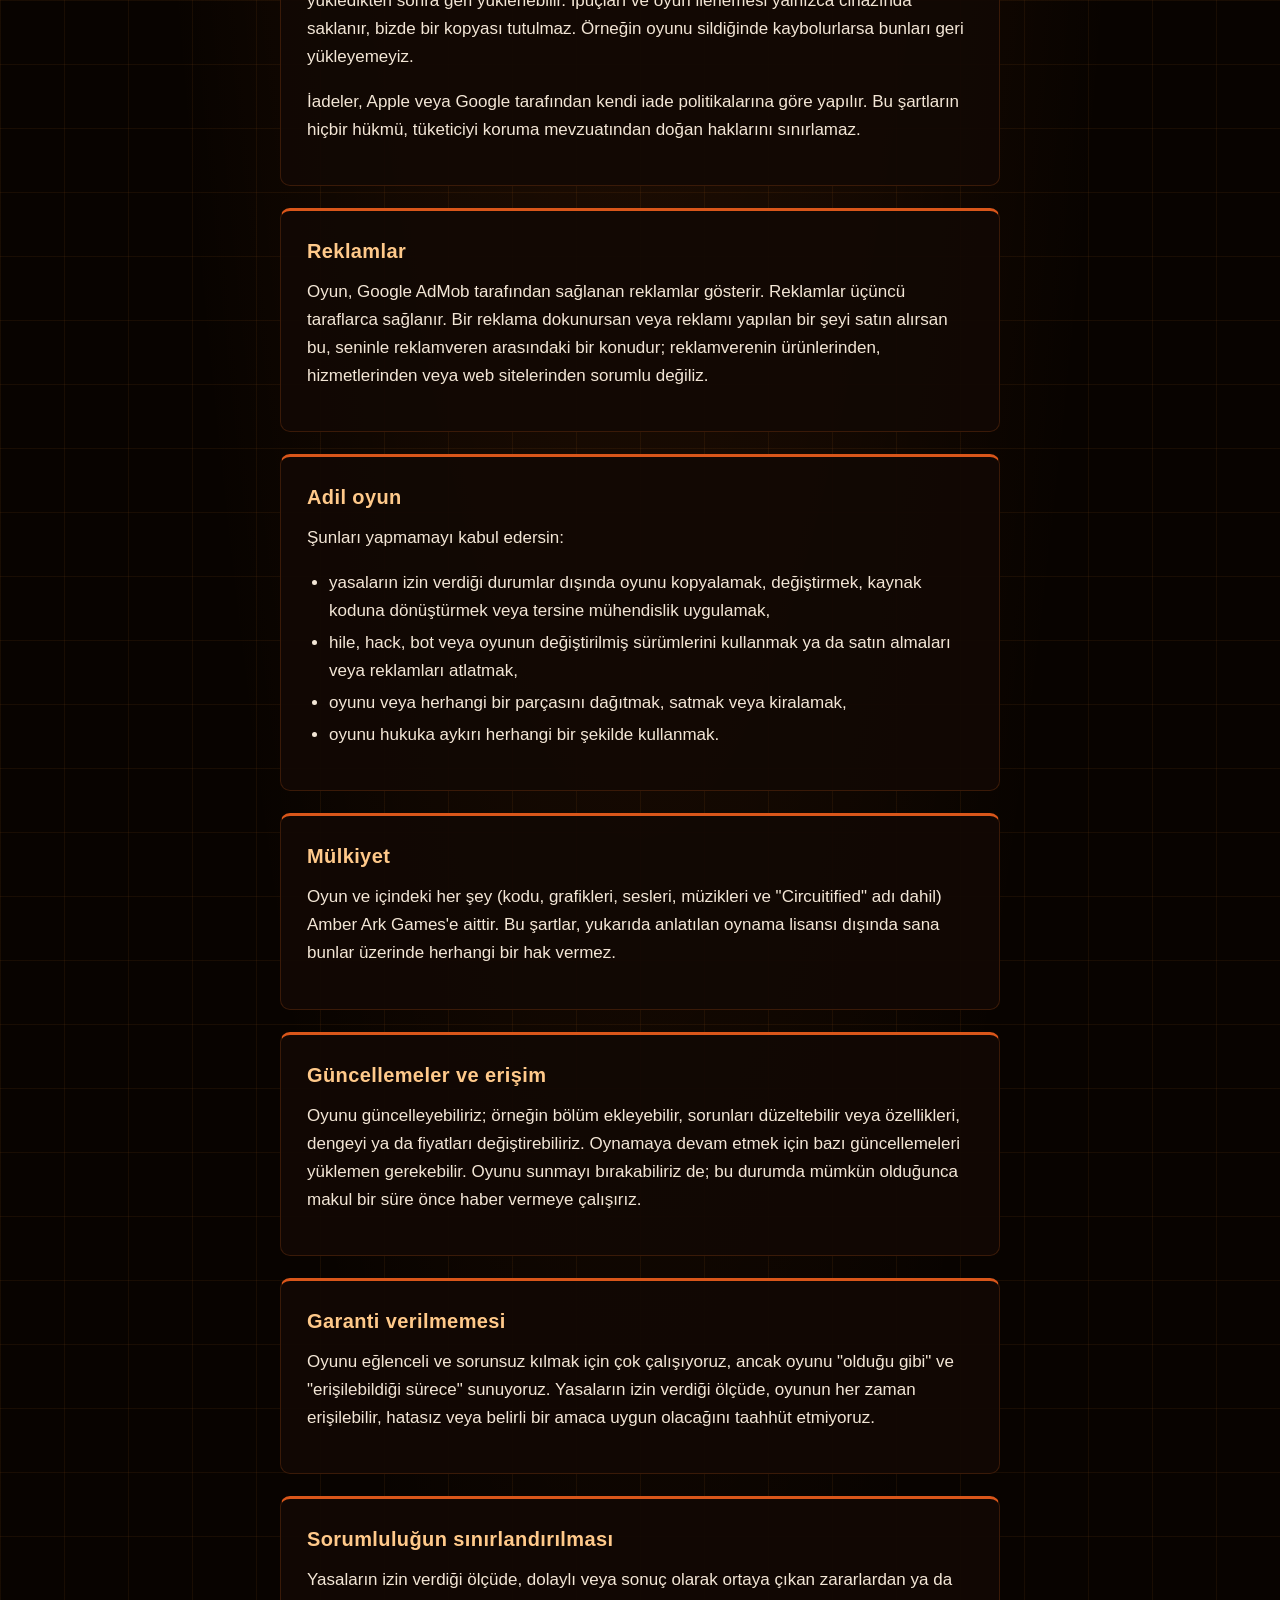
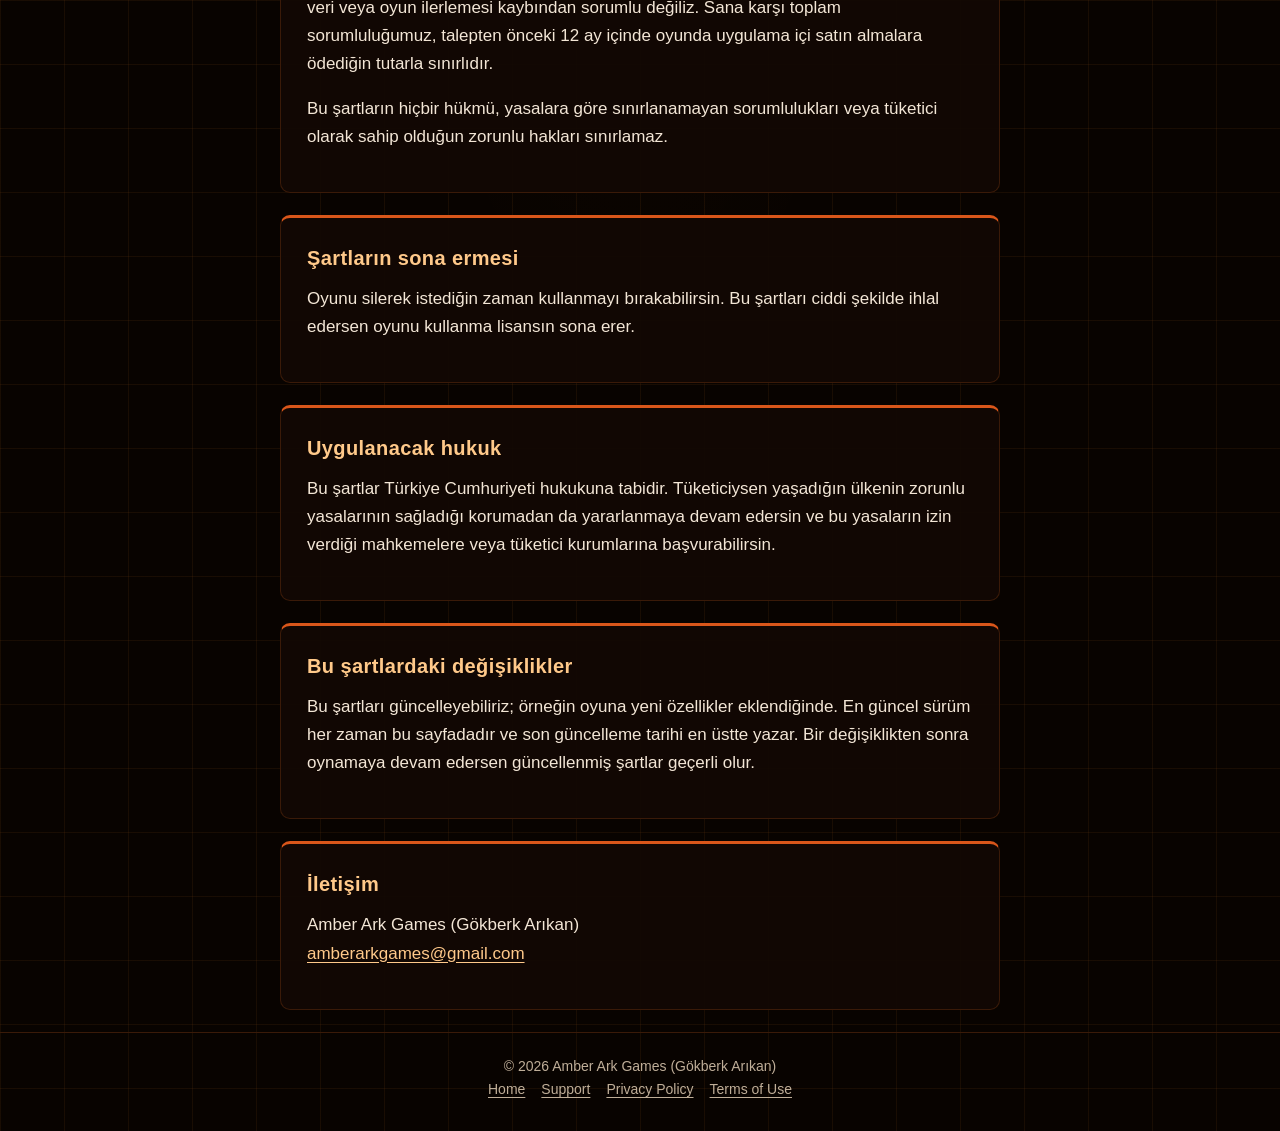
<file: terms-tr.html>
<!DOCTYPE html>
<html lang="tr">
<head>
  <meta charset="utf-8">
  <meta name="viewport" content="width=device-width, initial-scale=1">
  <title>Kullanım Şartları — Circuitified</title>
  <meta name="description" content="Amber Ark Games tarafından geliştirilen Circuitified mobil oyununun kullanım şartları.">
  <link rel="stylesheet" href="style.css">
</head>
<body>
  <header class="site">
    <div class="wrap">
      <a class="brand" href="./">Amber Ark Games</a>
      <nav class="site">
        <a href="./">Home</a>
        <a href="support.html">Support</a>
        <a href="privacy.html">Privacy</a>
        <a href="terms.html">Terms</a>
      </nav>
    </div>
  </header>

  <main class="wrap">
    <h1>Circuitified Kullanım Şartları</h1>
    <p class="muted">Son güncelleme: 12 Kasım 2026</p>
    <p class="lang-switch">English: <a href="terms.html">Terms of Use</a></p>
    <p class="muted">Bu metin, İngilizce Kullanım Şartları'nın Türkçe çevirisidir. İki metin arasında bir fark olursa İngilizce metin esas alınır.</p>

    <section class="card">
      <h2>Bu şartlar hakkında</h2>
      <p>Bu şartlar, iOS ve Android için geliştirilen bulmaca oyunu <strong>Circuitified</strong> ("oyun") için geçerlidir. Oyun, bağımsız geliştirici <strong>Amber Ark Games (Gökberk Arıkan)</strong> ("biz") tarafından geliştirilmiş ve yayımlanmıştır. Oyunu indirerek veya oynayarak bu şartları kabul etmiş olursun. Kabul etmiyorsan lütfen oyunu kullanma.</p>
      <p>Verileri nasıl işlediğimiz ayrıca <a href="privacy-tr.html">Gizlilik Politikası</a>'nda anlatılmıştır.</p>
    </section>

    <section class="card">
      <h2>Oynama lisansın</h2>
      <p>Sana, oyunu sahibi olduğun veya kullanımında olan cihazlara indirip kendi kişisel ve ticari olmayan kullanımın için oynaman amacıyla kişisel, münhasır olmayan ve devredilemez bir lisans veriyoruz. Oyun sana satılmaz, lisanslanır.</p>
      <p>Oyunu Apple App Store'dan indirdiysen Apple'ın <a href="https://www.apple.com/legal/internet-services/itunes/dev/stdeula/">Lisanslı Uygulama Son Kullanıcı Lisans Sözleşmesi</a> de geçerlidir. Google Play'den indirdiysen <a href="https://play.google.com/about/play-terms/">Google Play Hizmet Şartları</a> da geçerlidir.</p>
    </section>

    <section class="card">
      <h2>Yaş</h2>
      <p>Oyun, 13 yaş ve üzerindeki genel kitle için tasarlanmıştır. Yaşadığın yerde reşit değilsen oyunu ve özellikle uygulama içi satın almaları yalnızca anne, baba veya vasinin izniyle kullan.</p>
    </section>

    <section class="card">
      <h2>Uygulama içi satın almalar</h2>
      <p>Oyunu indirmek ücretsizdir. Oyunda isteğe bağlı uygulama içi satın almalar vardır:</p>
      <ul>
        <li><strong>Remove Ads (Reklamları Kaldır)</strong> (tek seferlik satın alma): Bölüm aralarında gösterilen reklamları kapatır ve 15 ipucu ekler. Ödül kazanmak için kendi isteğinle izlediğin ödüllü reklamlar kullanılabilir olmaya devam eder.</li>
        <li><strong>İpucu paketleri</strong> (tüketilebilir): İpucu bakiyene ipucu ekler. İpuçları kullandıkça tükenir.</li>
      </ul>
      <p>Bütün ödemeler Apple veya Google tarafından işlenir ve ödeme için onların şartları geçerlidir. Fiyatlar satın almadan önce mağazada gösterilir. İpuçları ve diğer oyun içi öğelerin parasal değeri yoktur; paraya çevrilemez, başka bir kişiye veya hesaba aktarılamaz.</p>
      <p>Remove Ads, aynı Apple veya Google hesabıyla, oyunun ayarlarındaki "Restore Purchases" (Satın Almaları Geri Yükle) seçeneğiyle yeni bir cihazda veya oyunu yeniden yükledikten sonra geri yüklenebilir. İpuçları ve oyun ilerlemesi yalnızca cihazında saklanır, bizde bir kopyası tutulmaz. Örneğin oyunu sildiğinde kaybolurlarsa bunları geri yükleyemeyiz.</p>
      <p>İadeler, Apple veya Google tarafından kendi iade politikalarına göre yapılır. Bu şartların hiçbir hükmü, tüketiciyi koruma mevzuatından doğan haklarını sınırlamaz.</p>
    </section>

    <section class="card">
      <h2>Reklamlar</h2>
      <p>Oyun, Google AdMob tarafından sağlanan reklamlar gösterir. Reklamlar üçüncü taraflarca sağlanır. Bir reklama dokunursan veya reklamı yapılan bir şeyi satın alırsan bu, seninle reklamveren arasındaki bir konudur; reklamverenin ürünlerinden, hizmetlerinden veya web sitelerinden sorumlu değiliz.</p>
    </section>

    <section class="card">
      <h2>Adil oyun</h2>
      <p>Şunları yapmamayı kabul edersin:</p>
      <ul>
        <li>yasaların izin verdiği durumlar dışında oyunu kopyalamak, değiştirmek, kaynak koduna dönüştürmek veya tersine mühendislik uygulamak,</li>
        <li>hile, hack, bot veya oyunun değiştirilmiş sürümlerini kullanmak ya da satın almaları veya reklamları atlatmak,</li>
        <li>oyunu veya herhangi bir parçasını dağıtmak, satmak veya kiralamak,</li>
        <li>oyunu hukuka aykırı herhangi bir şekilde kullanmak.</li>
      </ul>
    </section>

    <section class="card">
      <h2>Mülkiyet</h2>
      <p>Oyun ve içindeki her şey (kodu, grafikleri, sesleri, müzikleri ve "Circuitified" adı dahil) Amber Ark Games'e aittir. Bu şartlar, yukarıda anlatılan oynama lisansı dışında sana bunlar üzerinde herhangi bir hak vermez.</p>
    </section>

    <section class="card">
      <h2>Güncellemeler ve erişim</h2>
      <p>Oyunu güncelleyebiliriz; örneğin bölüm ekleyebilir, sorunları düzeltebilir veya özellikleri, dengeyi ya da fiyatları değiştirebiliriz. Oynamaya devam etmek için bazı güncellemeleri yüklemen gerekebilir. Oyunu sunmayı bırakabiliriz de; bu durumda mümkün olduğunca makul bir süre önce haber vermeye çalışırız.</p>
    </section>

    <section class="card">
      <h2>Garanti verilmemesi</h2>
      <p>Oyunu eğlenceli ve sorunsuz kılmak için çok çalışıyoruz, ancak oyunu "olduğu gibi" ve "erişilebildiği sürece" sunuyoruz. Yasaların izin verdiği ölçüde, oyunun her zaman erişilebilir, hatasız veya belirli bir amaca uygun olacağını taahhüt etmiyoruz.</p>
    </section>

    <section class="card">
      <h2>Sorumluluğun sınırlandırılması</h2>
      <p>Yasaların izin verdiği ölçüde, dolaylı veya sonuç olarak ortaya çıkan zararlardan ya da veri veya oyun ilerlemesi kaybından sorumlu değiliz. Sana karşı toplam sorumluluğumuz, talepten önceki 12 ay içinde oyunda uygulama içi satın almalara ödediğin tutarla sınırlıdır.</p>
      <p>Bu şartların hiçbir hükmü, yasalara göre sınırlanamayan sorumlulukları veya tüketici olarak sahip olduğun zorunlu hakları sınırlamaz.</p>
    </section>

    <section class="card">
      <h2>Şartların sona ermesi</h2>
      <p>Oyunu silerek istediğin zaman kullanmayı bırakabilirsin. Bu şartları ciddi şekilde ihlal edersen oyunu kullanma lisansın sona erer.</p>
    </section>

    <section class="card">
      <h2>Uygulanacak hukuk</h2>
      <p>Bu şartlar Türkiye Cumhuriyeti hukukuna tabidir. Tüketiciysen yaşadığın ülkenin zorunlu yasalarının sağladığı korumadan da yararlanmaya devam edersin ve bu yasaların izin verdiği mahkemelere veya tüketici kurumlarına başvurabilirsin.</p>
    </section>

    <section class="card">
      <h2>Bu şartlardaki değişiklikler</h2>
      <p>Bu şartları güncelleyebiliriz; örneğin oyuna yeni özellikler eklendiğinde. En güncel sürüm her zaman bu sayfadadır ve son güncelleme tarihi en üstte yazar. Bir değişiklikten sonra oynamaya devam edersen güncellenmiş şartlar geçerli olur.</p>
    </section>

    <section class="card">
      <h2>İletişim</h2>
      <p>Amber Ark Games (Gökberk Arıkan)<br><a href="mailto:amberarkgames@gmail.com">amberarkgames@gmail.com</a></p>
    </section>
  </main>

  <footer class="site">
    <div class="wrap">
      &copy; 2026 Amber Ark Games (Gökberk Arıkan)
      <br><a href="./">Home</a><a href="support.html">Support</a><a href="privacy.html">Privacy Policy</a><a href="terms.html">Terms of Use</a>
    </div>
  </footer>
</body>
</html>
</file>
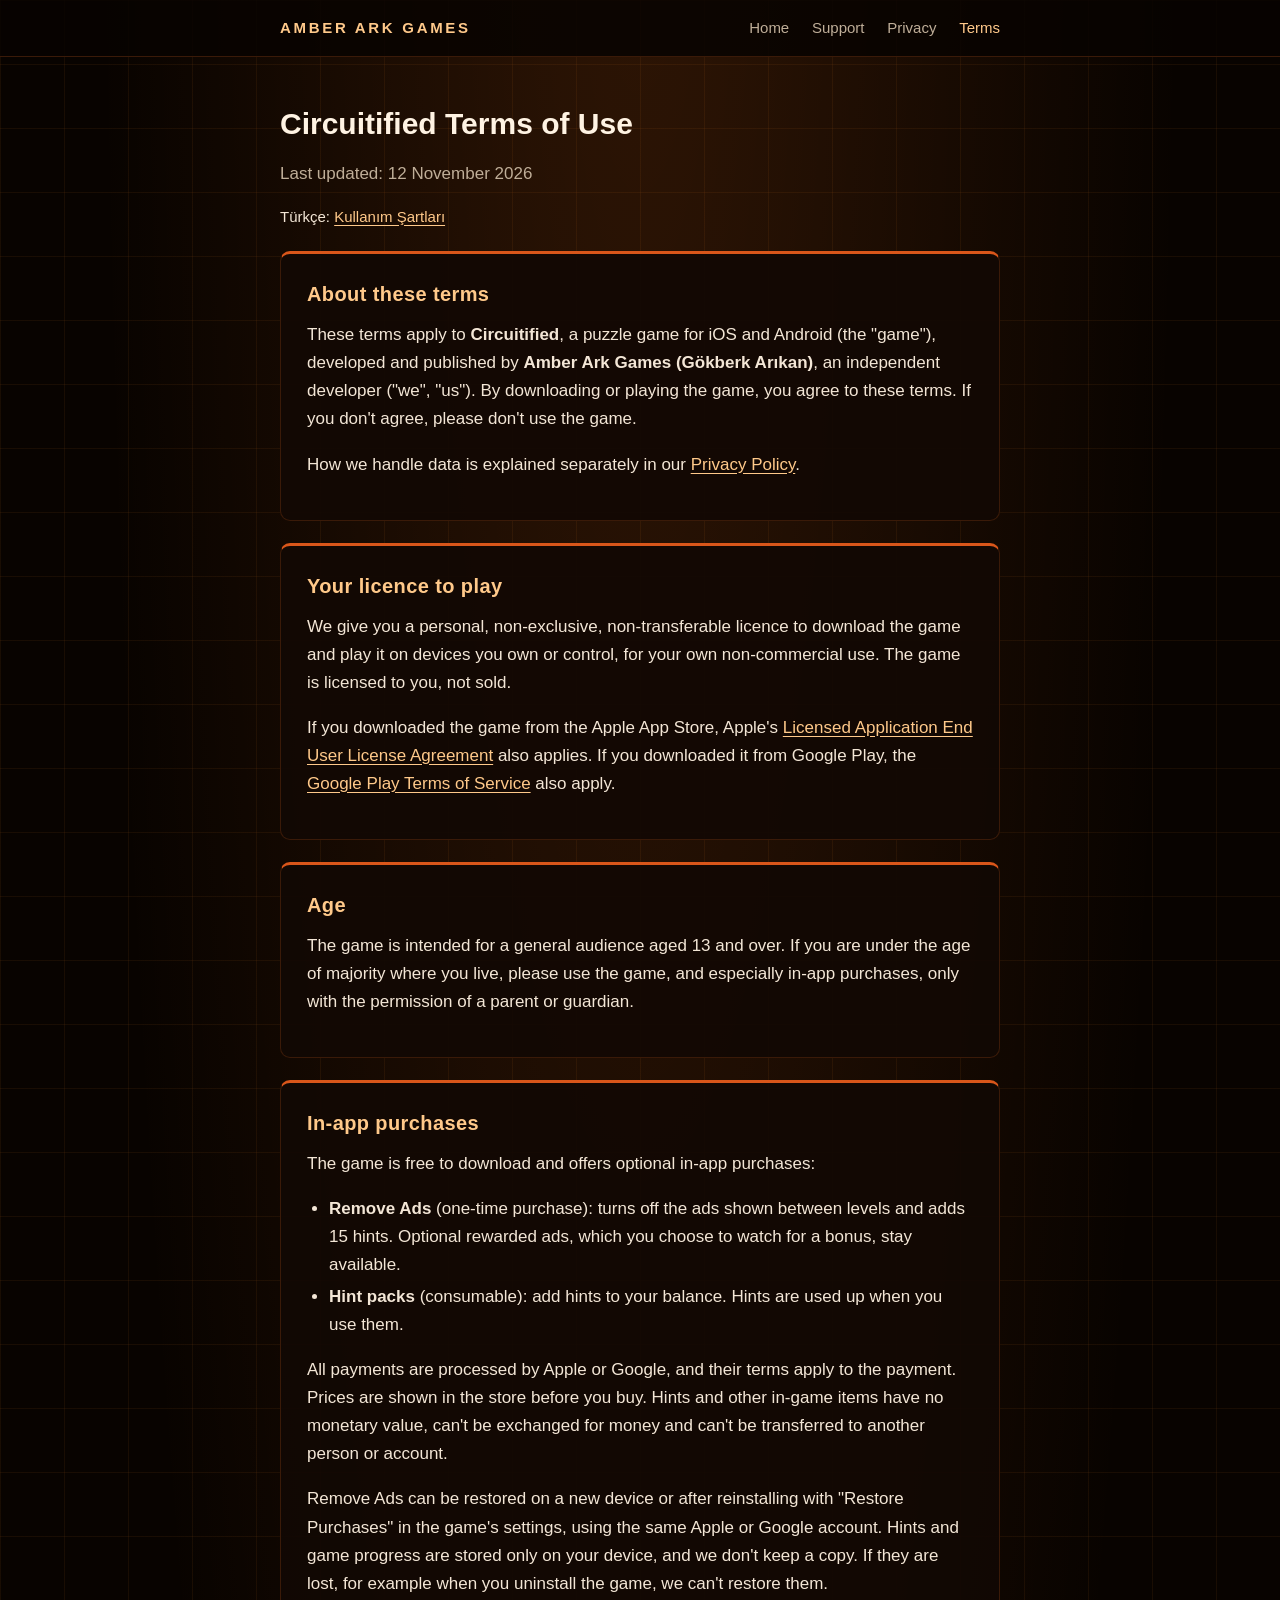
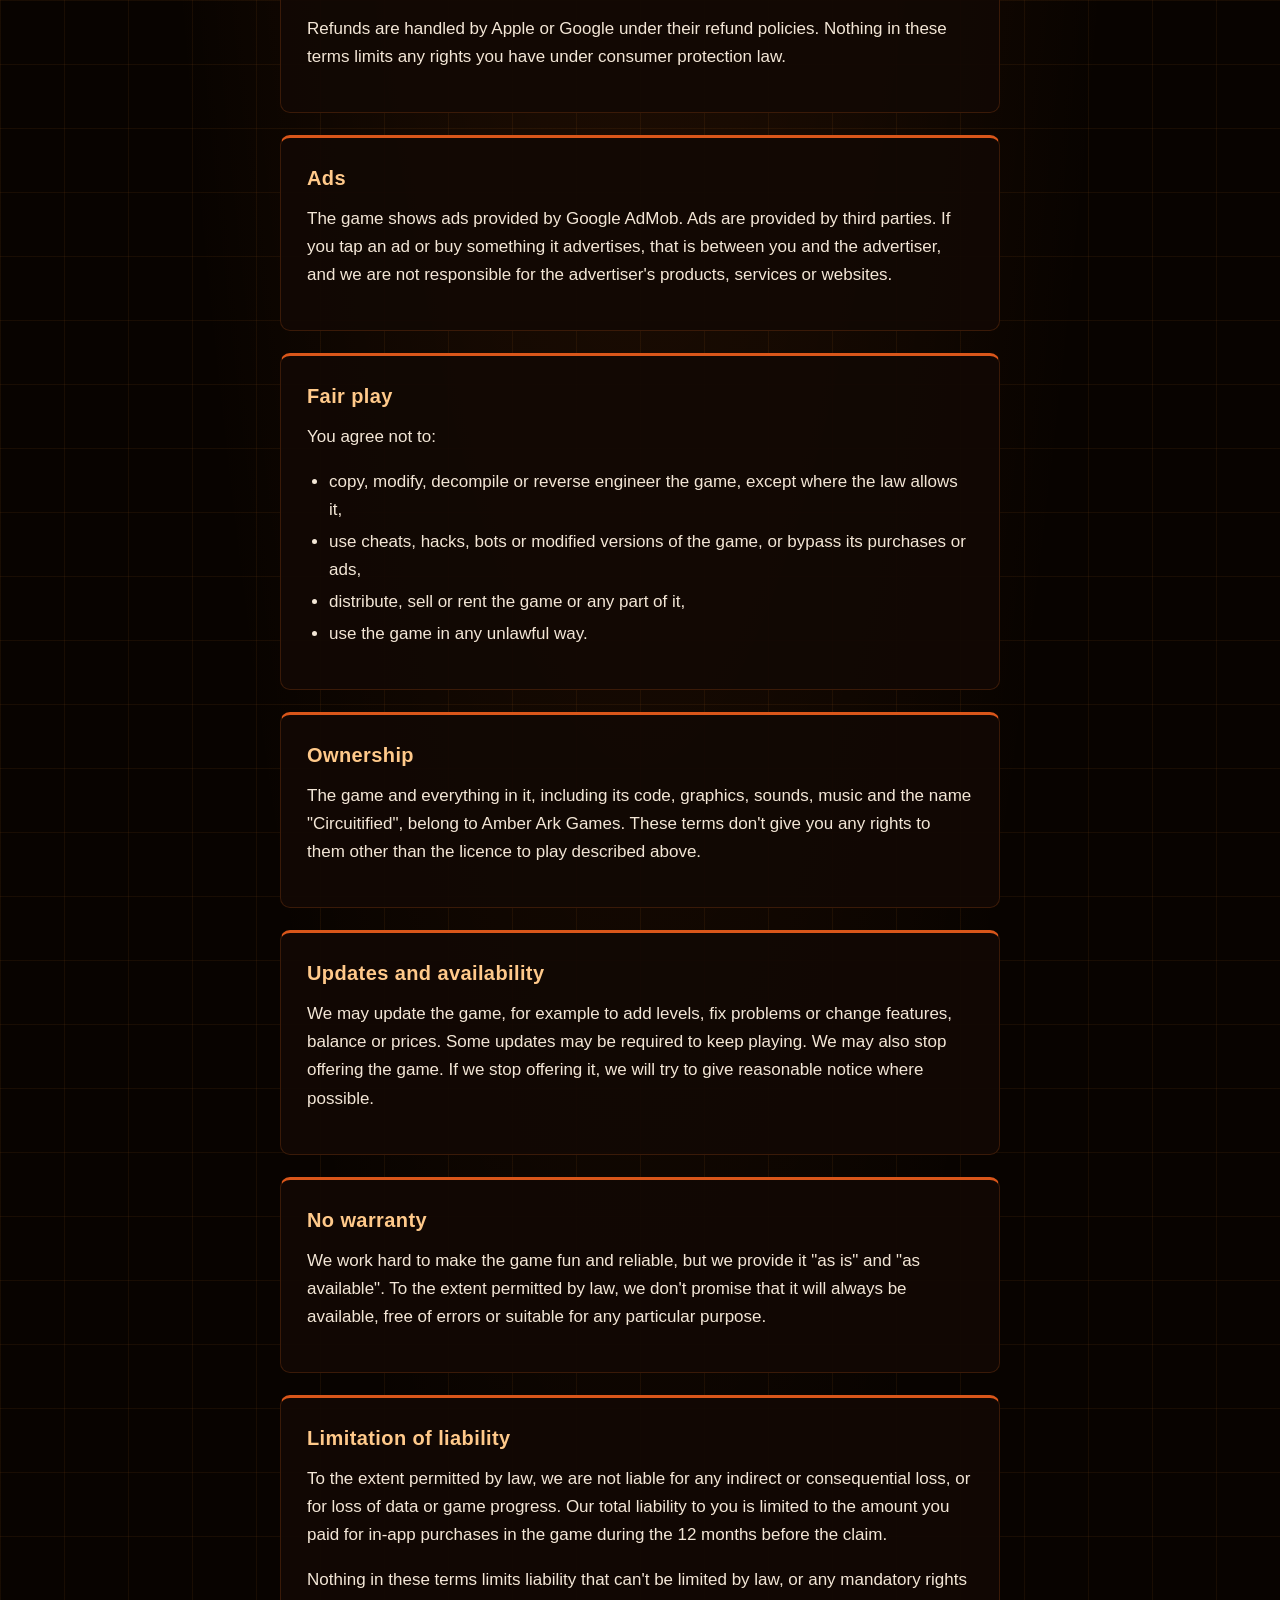
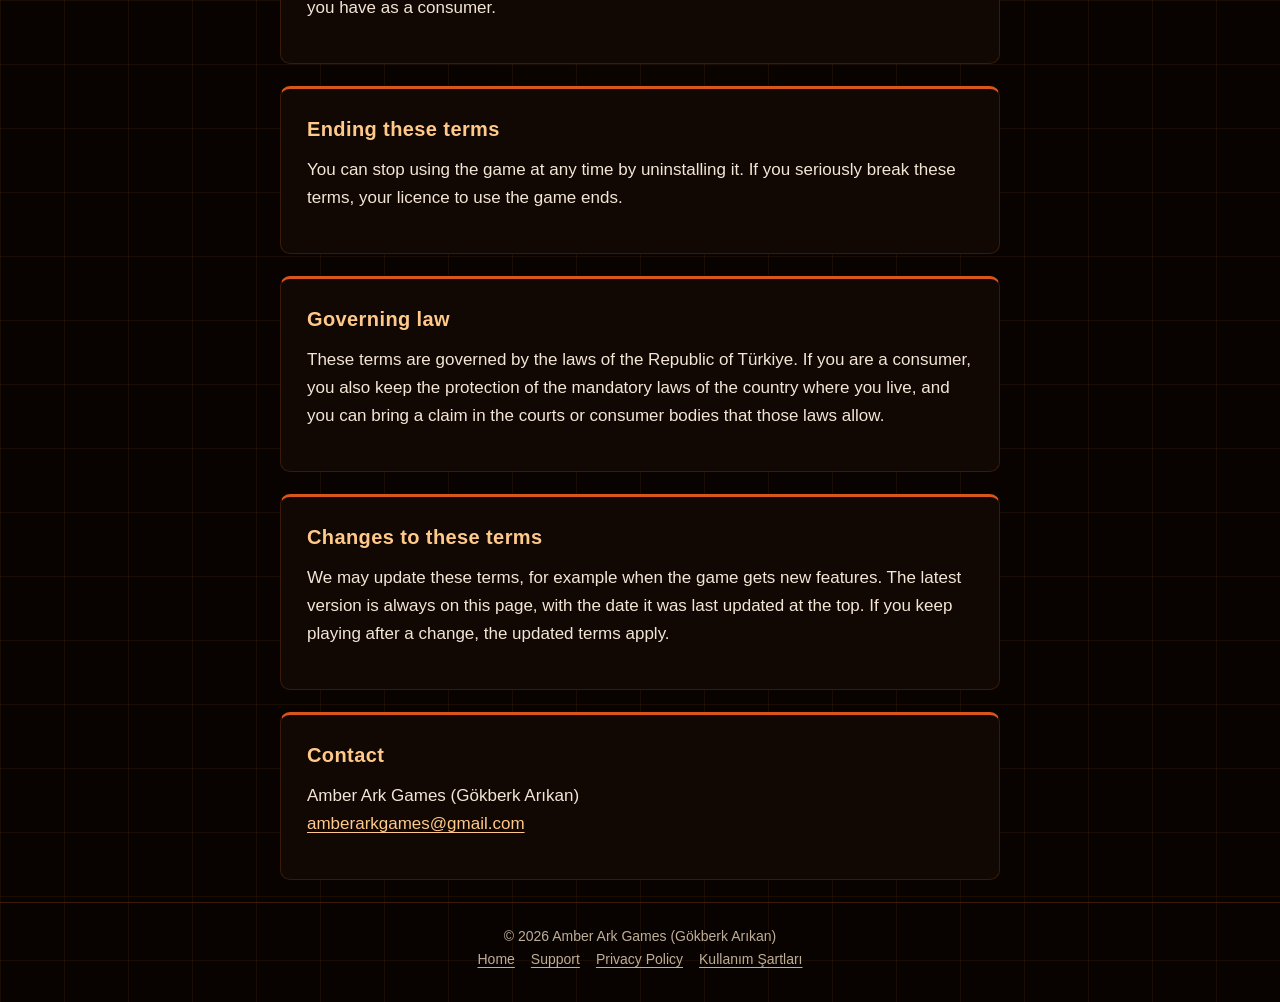
<file: terms.html>
<!DOCTYPE html>
<html lang="en">
<head>
  <meta charset="utf-8">
  <meta name="viewport" content="width=device-width, initial-scale=1">
  <title>Terms of Use — Circuitified</title>
  <meta name="description" content="Terms of use for the Circuitified mobile game by Amber Ark Games.">
  <link rel="stylesheet" href="style.css">
</head>
<body>
  <header class="site">
    <div class="wrap">
      <a class="brand" href="./">Amber Ark Games</a>
      <nav class="site">
        <a href="./">Home</a>
        <a href="support.html">Support</a>
        <a href="privacy.html">Privacy</a>
        <a href="terms.html" aria-current="page">Terms</a>
      </nav>
    </div>
  </header>

  <main class="wrap">
    <h1>Circuitified Terms of Use</h1>
    <p class="muted">Last updated: 12 November 2026</p>
    <p class="lang-switch">Türkçe: <a href="terms-tr.html">Kullanım Şartları</a></p>

    <section class="card">
      <h2>About these terms</h2>
      <p>These terms apply to <strong>Circuitified</strong>, a puzzle game for iOS and Android (the "game"), developed and published by <strong>Amber Ark Games (Gökberk Arıkan)</strong>, an independent developer ("we", "us"). By downloading or playing the game, you agree to these terms. If you don't agree, please don't use the game.</p>
      <p>How we handle data is explained separately in our <a href="privacy.html">Privacy Policy</a>.</p>
    </section>

    <section class="card">
      <h2>Your licence to play</h2>
      <p>We give you a personal, non-exclusive, non-transferable licence to download the game and play it on devices you own or control, for your own non-commercial use. The game is licensed to you, not sold.</p>
      <p>If you downloaded the game from the Apple App Store, Apple's <a href="https://www.apple.com/legal/internet-services/itunes/dev/stdeula/">Licensed Application End User License Agreement</a> also applies. If you downloaded it from Google Play, the <a href="https://play.google.com/about/play-terms/">Google Play Terms of Service</a> also apply.</p>
    </section>

    <section class="card">
      <h2>Age</h2>
      <p>The game is intended for a general audience aged 13 and over. If you are under the age of majority where you live, please use the game, and especially in-app purchases, only with the permission of a parent or guardian.</p>
    </section>

    <section class="card">
      <h2>In-app purchases</h2>
      <p>The game is free to download and offers optional in-app purchases:</p>
      <ul>
        <li><strong>Remove Ads</strong> (one-time purchase): turns off the ads shown between levels and adds 15 hints. Optional rewarded ads, which you choose to watch for a bonus, stay available.</li>
        <li><strong>Hint packs</strong> (consumable): add hints to your balance. Hints are used up when you use them.</li>
      </ul>
      <p>All payments are processed by Apple or Google, and their terms apply to the payment. Prices are shown in the store before you buy. Hints and other in-game items have no monetary value, can't be exchanged for money and can't be transferred to another person or account.</p>
      <p>Remove Ads can be restored on a new device or after reinstalling with "Restore Purchases" in the game's settings, using the same Apple or Google account. Hints and game progress are stored only on your device, and we don't keep a copy. If they are lost, for example when you uninstall the game, we can't restore them.</p>
      <p>Refunds are handled by Apple or Google under their refund policies. Nothing in these terms limits any rights you have under consumer protection law.</p>
    </section>

    <section class="card">
      <h2>Ads</h2>
      <p>The game shows ads provided by Google AdMob. Ads are provided by third parties. If you tap an ad or buy something it advertises, that is between you and the advertiser, and we are not responsible for the advertiser's products, services or websites.</p>
    </section>

    <section class="card">
      <h2>Fair play</h2>
      <p>You agree not to:</p>
      <ul>
        <li>copy, modify, decompile or reverse engineer the game, except where the law allows it,</li>
        <li>use cheats, hacks, bots or modified versions of the game, or bypass its purchases or ads,</li>
        <li>distribute, sell or rent the game or any part of it,</li>
        <li>use the game in any unlawful way.</li>
      </ul>
    </section>

    <section class="card">
      <h2>Ownership</h2>
      <p>The game and everything in it, including its code, graphics, sounds, music and the name "Circuitified", belong to Amber Ark Games. These terms don't give you any rights to them other than the licence to play described above.</p>
    </section>

    <section class="card">
      <h2>Updates and availability</h2>
      <p>We may update the game, for example to add levels, fix problems or change features, balance or prices. Some updates may be required to keep playing. We may also stop offering the game. If we stop offering it, we will try to give reasonable notice where possible.</p>
    </section>

    <section class="card">
      <h2>No warranty</h2>
      <p>We work hard to make the game fun and reliable, but we provide it "as is" and "as available". To the extent permitted by law, we don't promise that it will always be available, free of errors or suitable for any particular purpose.</p>
    </section>

    <section class="card">
      <h2>Limitation of liability</h2>
      <p>To the extent permitted by law, we are not liable for any indirect or consequential loss, or for loss of data or game progress. Our total liability to you is limited to the amount you paid for in-app purchases in the game during the 12 months before the claim.</p>
      <p>Nothing in these terms limits liability that can't be limited by law, or any mandatory rights you have as a consumer.</p>
    </section>

    <section class="card">
      <h2>Ending these terms</h2>
      <p>You can stop using the game at any time by uninstalling it. If you seriously break these terms, your licence to use the game ends.</p>
    </section>

    <section class="card">
      <h2>Governing law</h2>
      <p>These terms are governed by the laws of the Republic of Türkiye. If you are a consumer, you also keep the protection of the mandatory laws of the country where you live, and you can bring a claim in the courts or consumer bodies that those laws allow.</p>
    </section>

    <section class="card">
      <h2>Changes to these terms</h2>
      <p>We may update these terms, for example when the game gets new features. The latest version is always on this page, with the date it was last updated at the top. If you keep playing after a change, the updated terms apply.</p>
    </section>

    <section class="card">
      <h2>Contact</h2>
      <p>Amber Ark Games (Gökberk Arıkan)<br><a href="mailto:amberarkgames@gmail.com">amberarkgames@gmail.com</a></p>
    </section>
  </main>

  <footer class="site">
    <div class="wrap">
      &copy; 2026 Amber Ark Games (Gökberk Arıkan)
      <br><a href="./">Home</a><a href="support.html">Support</a><a href="privacy.html">Privacy Policy</a><a href="terms-tr.html">Kullanım Şartları</a>
    </div>
  </footer>
</body>
</html>
</file>
<file: style.css>
/* Amber Ark Games — Circuitified website */
:root {
  --bg: #080300;
  --panel: #120804;
  --panel-edge: #3a1a08;
  --amber: #ff9a3c;
  --amber-hi: #ffc98a;
  --amber-deep: #d9561a;
  --text: #f3e6d6;
  --muted: #bfae98;
  --grid: rgba(255, 140, 40, 0.07);
  --max: 760px;
}

* { box-sizing: border-box; }

html { background: var(--bg); }

body {
  margin: 0;
  min-height: 100vh;
  color: var(--text);
  background-color: var(--bg);
  background-image:
    radial-gradient(ellipse at 50% -10%, rgba(255, 120, 30, 0.16), transparent 60%),
    linear-gradient(var(--grid) 1px, transparent 1px),
    linear-gradient(90deg, var(--grid) 1px, transparent 1px);
  background-size: 100% 100%, 64px 64px, 64px 64px;
  font-family: -apple-system, BlinkMacSystemFont, "Segoe UI", Roboto, "Helvetica Neue", Arial, sans-serif;
  font-size: 17px;
  line-height: 1.65;
  -webkit-text-size-adjust: 100%;
}

a { color: var(--amber-hi); text-underline-offset: 3px; }
a:hover { color: #fff; }

.wrap { max-width: var(--max); margin: 0 auto; padding: 0 20px; }

/* Header */
header.site {
  border-bottom: 1px solid var(--panel-edge);
  background: rgba(8, 3, 0, 0.85);
}
header.site .wrap {
  display: flex;
  align-items: center;
  justify-content: space-between;
  gap: 12px;
  flex-wrap: wrap;
  padding-top: 14px;
  padding-bottom: 14px;
}
.brand {
  color: var(--amber-hi);
  text-decoration: none;
  font-weight: 800;
  letter-spacing: 0.18em;
  font-size: 15px;
  text-transform: uppercase;
}
nav.site a {
  color: var(--muted);
  text-decoration: none;
  margin-left: 18px;
  font-size: 15px;
}
nav.site a:first-child { margin-left: 0; }
nav.site a:hover, nav.site a[aria-current="page"] { color: var(--amber-hi); }

/* Hero */
.hero { text-align: center; padding: 72px 0 40px; }
.wordmark {
  margin: 0;
  font-size: clamp(34px, 9vw, 68px);
  font-weight: 900;
  letter-spacing: 0.12em;
  text-transform: uppercase;
  color: #fff6ea;
  text-shadow:
    0 0 6px rgba(255, 170, 80, 0.9),
    0 0 18px rgba(255, 120, 30, 0.75),
    0 0 42px rgba(255, 90, 10, 0.55);
}
.tagline { color: var(--amber); font-size: 19px; margin: 18px 0 6px; letter-spacing: 0.04em; }
.sub { color: var(--muted); margin: 0 auto; max-width: 520px; }

.badge {
  display: inline-block;
  margin-top: 28px;
  padding: 10px 22px;
  border: 2px solid var(--amber);
  border-radius: 8px;
  color: var(--amber-hi);
  background: rgba(40, 14, 2, 0.8);
  box-shadow: 0 0 16px rgba(255, 110, 20, 0.35);
  font-weight: 700;
  letter-spacing: 0.08em;
  text-transform: uppercase;
  font-size: 14px;
}

/* Content */
main { padding-bottom: 48px; }
section.card {
  background: rgba(18, 8, 4, 0.92);
  border: 1px solid var(--panel-edge);
  border-top: 3px solid var(--amber-deep);
  border-radius: 10px;
  padding: 24px 26px;
  margin: 22px 0;
}
h1 { color: #fff3e3; font-size: 30px; line-height: 1.25; margin: 48px 0 6px; }
h2 { color: var(--amber-hi); font-size: 20px; margin: 0 0 10px; letter-spacing: 0.02em; }
h3 { color: var(--text); font-size: 17px; margin: 22px 0 6px; }
section.card h2 + p { margin-top: 0; }
p, li { color: var(--text); }
.muted { color: var(--muted); }
ul { padding-left: 22px; }
li { margin: 4px 0; }

.features { display: grid; grid-template-columns: 1fr 1fr; gap: 14px; margin-top: 8px; }
.feature {
  border: 1px solid var(--panel-edge);
  border-radius: 8px;
  padding: 14px 16px;
  background: rgba(30, 12, 3, 0.6);
}
.feature strong { color: var(--amber-hi); display: block; margin-bottom: 2px; }
.feature span { color: var(--muted); font-size: 15px; }

.contact {
  font-size: 20px;
  font-weight: 700;
  word-break: break-all;
}

.lang-switch { margin: 6px 0 0; font-size: 15px; }

/* Footer */
footer.site {
  border-top: 1px solid var(--panel-edge);
  color: var(--muted);
  font-size: 14px;
  padding: 22px 0 30px;
  text-align: center;
}
footer.site a { color: var(--muted); margin: 0 8px; }

@media (max-width: 560px) {
  body { font-size: 16px; }
  .features { grid-template-columns: 1fr; }
  section.card { padding: 20px 18px; }
  nav.site a { margin-left: 14px; }
  .hero { padding-top: 52px; }
}
</file>
